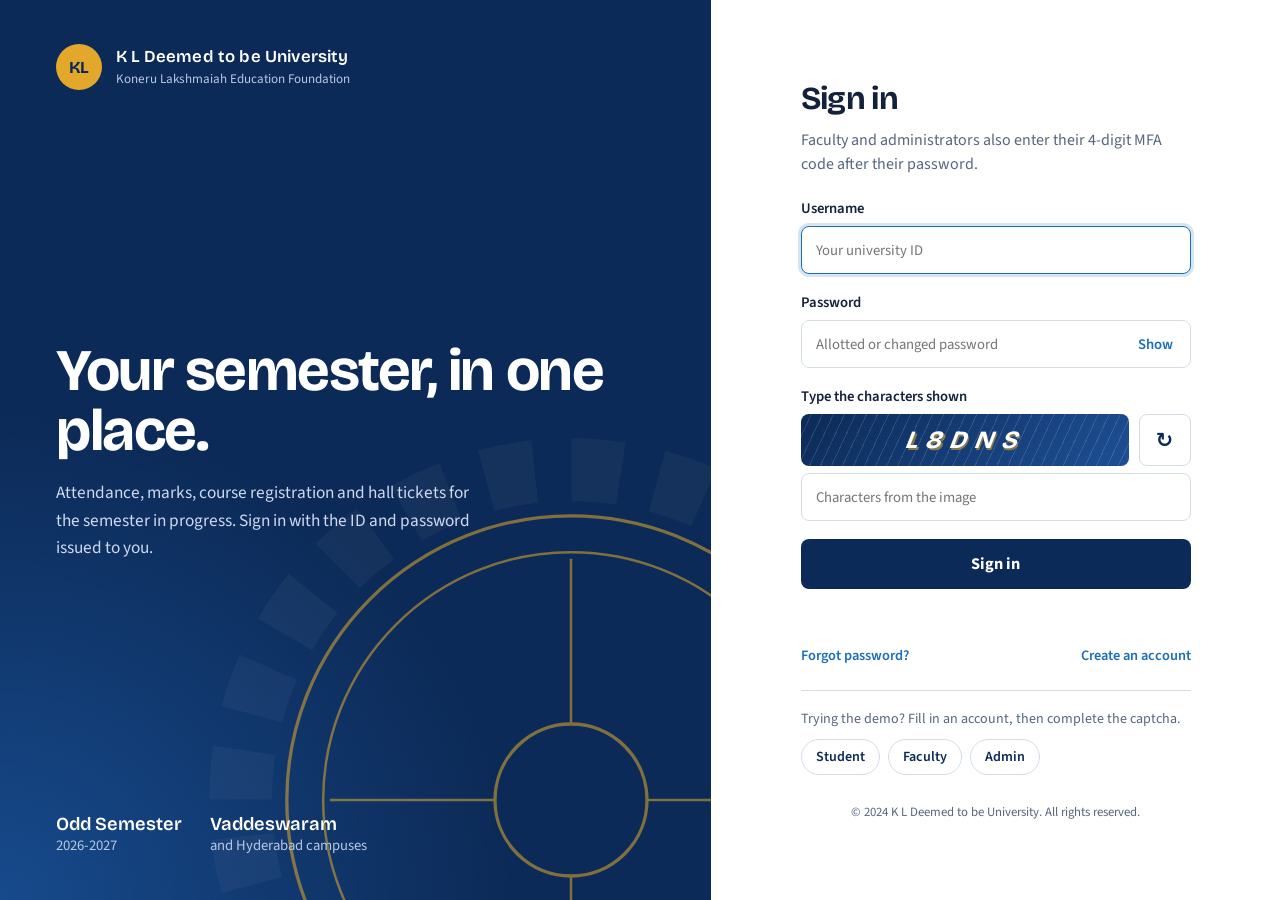
<file: frontend/index.html>
<!DOCTYPE html>
<html lang="en">
<head>
  <meta charset="UTF-8">
  <meta http-equiv="refresh" content="0; url=login/index.html?start=1">
  <title>Redirecting... | KL University Report System</title>
</head>
<body>
  <script>window.location.replace("login/index.html?start=1");</script>
  <p>Redirecting to <a href="login/index.html?start=1">sign in</a>...</p>
</body>
</html>
</file>
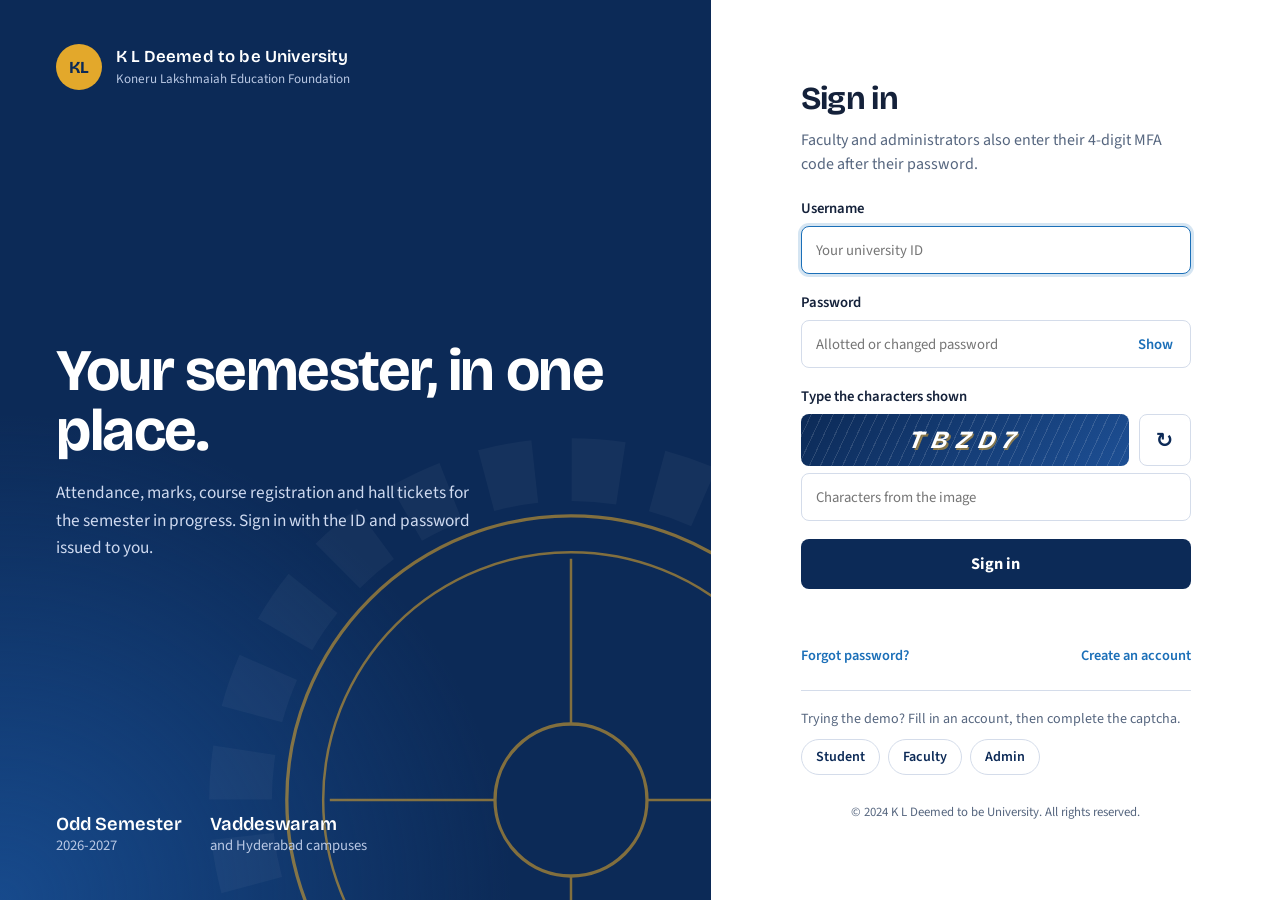
<file: frontend/login/index.html>
<!DOCTYPE html>
<html lang="en">
<head>
  <meta charset="UTF-8">
  <meta name="viewport" content="width=device-width, initial-scale=1.0">
  <title>Sign in | K L Deemed to be University</title>
  <link rel="icon" href="data:,">
  <link rel="preconnect" href="https://fonts.googleapis.com">
  <link rel="preconnect" href="https://fonts.gstatic.com" crossorigin>
  <link rel="stylesheet" href="https://fonts.googleapis.com/css2?family=Bricolage+Grotesque:opsz,wght@12..96,500;12..96,700&family=Source+Sans+3:wght@400;600;700&display=swap">
  <link rel="stylesheet" href="login.css">
</head>
<body class="login">
  <main class="login-shell">
    <section class="login-hero">
      <svg class="hero-gear" viewBox="0 0 460 460" aria-hidden="true" fill="none" stroke="currentColor">
        <circle cx="230" cy="230" r="200" stroke="#fff" stroke-opacity=".07" stroke-width="38" stroke-dasharray="30 22.36"/>
        <circle cx="230" cy="230" r="172" stroke-width="2"/>
        <circle cx="230" cy="230" r="150" stroke-width="1.5"/>
        <circle cx="230" cy="230" r="46" stroke-width="2"/>
        <path d="M230 84v100M230 276v100M84 230h100M276 230h100" stroke-width="1.5"/>
      </svg>
      <header class="hero-brand">
        <div class="hero-mark" aria-hidden="true">KL</div>
        <div><strong>K L Deemed to be University</strong><span>Koneru Lakshmaiah Education Foundation</span></div>
      </header>
      <div class="hero-copy">
        <h1>Your semester, in one place.</h1>
        <p>Attendance, marks, course registration and hall tickets for the semester in progress. Sign in with the ID and password issued to you.</p>
      </div>
      <div class="hero-term">
        <div><strong>Odd Semester</strong>2026-2027</div>
        <div><strong>Vaddeswaram</strong>and Hyderabad campuses</div>
      </div>
    </section>

    <section class="login-panel">
      <form id="loginForm" class="login-form" novalidate>
        <h2>Sign in</h2>
        <p class="lead">Faculty and administrators also enter their 4-digit MFA code after their password.</p>

        <label class="field">Username
          <input id="loginEmail" type="text" placeholder="Your university ID" autocomplete="username" autofocus required>
        </label>

        <label class="field">Password
          <span class="password-wrap">
            <input id="loginPassword" type="password" placeholder="Allotted or changed password" autocomplete="current-password" required>
            <button class="reveal" id="revealPassword" type="button" aria-label="Show password">Show</button>
          </span>
        </label>

        <div class="field">
          <span id="captchaLabel">Type the characters shown</span>
          <div class="captcha-row">
            <div id="captchaDisplay" class="captcha-tile" role="img" aria-labelledby="captchaLabel"><span id="captchaCode">K9X4M</span></div>
            <button type="button" id="refreshCaptchaBtn" class="captcha-refresh" aria-label="Get a new code">&#8635;</button>
          </div>
          <input id="captchaInput" type="text" placeholder="Characters from the image" autocomplete="off" aria-labelledby="captchaLabel" required>
        </div>

        <div id="otpGroup" class="otp" hidden>
          <div class="otp-head"><label for="otpInput">MFA code</label><small id="otpTarget"></small></div>
          <div class="otp-row">
            <input id="otpInput" type="text" maxlength="4" inputmode="numeric" autocomplete="off" placeholder="0000">
          </div>
          <p class="otp-demo" id="otpDemoBox"></p>
        </div>

        <button class="submit" id="loginSubmitBtn" type="submit">Sign in</button>
        <p id="authMessage" class="login-message" role="alert"></p>

        <div class="help-row">
          <a href="#" id="forgotPasswordLink">Forgot password?</a>
          <a href="../registration/signup.html">Create an account</a>
        </div>

        <div class="demo">
          <p>Trying the demo? Fill in an account, then complete the captcha.</p>
          <div class="demo-buttons">
            <button type="button" data-demo="2500032283|2500032283">Student</button>
            <button type="button" data-demo="2500032294|Faculty@KLU2026">Faculty</button>
            <button type="button" data-demo="admin_klu|Admin@KLU#2026">Admin</button>
          </div>
        </div>
      </form>
      <p class="legal">&copy; 2024 K L Deemed to be University. All rights reserved.</p>
    </section>
  </main>
  <script src="../modules/app.js"></script>
  <script src="login.js"></script>
</body>
</html>
</file>
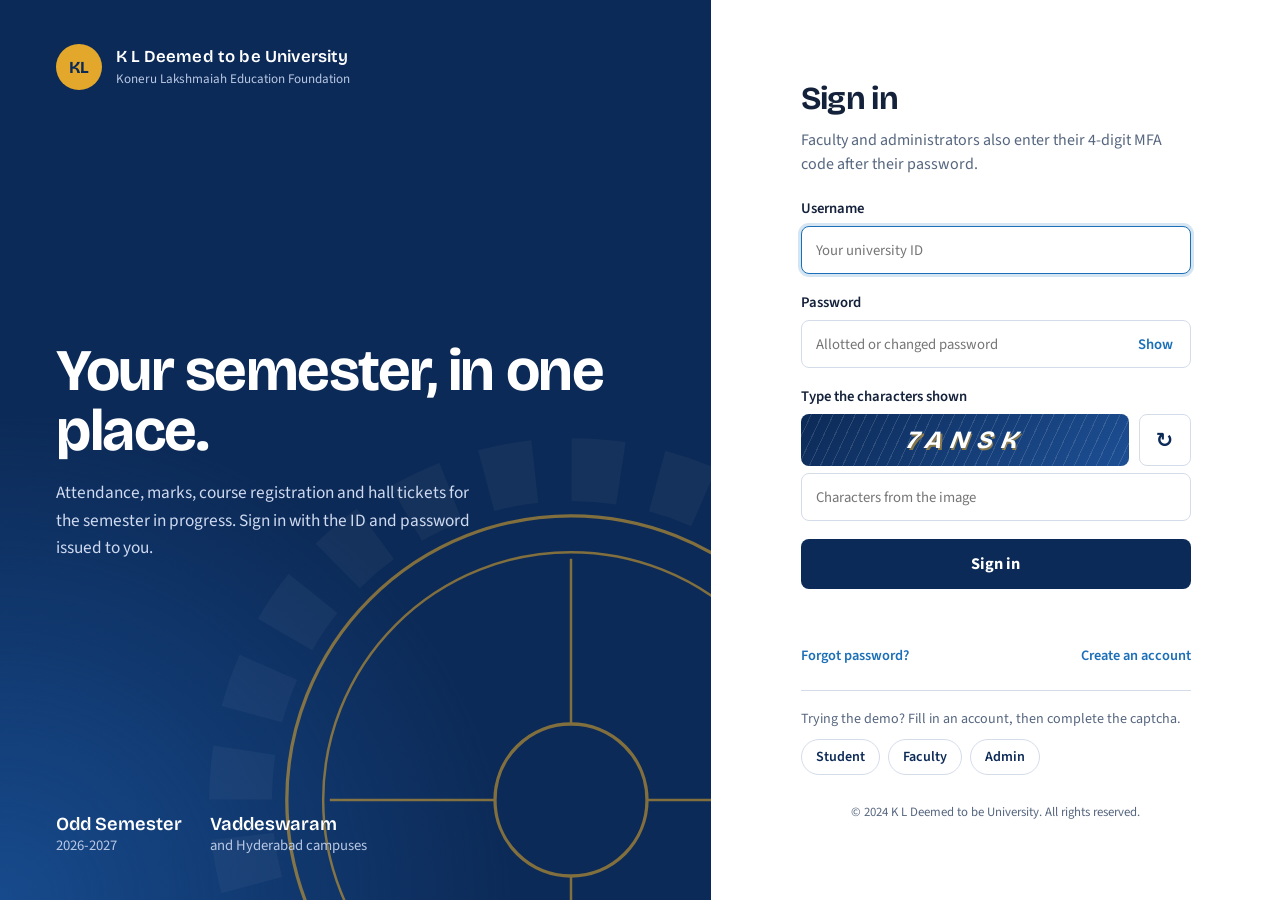
<file: frontend/admin/admin.html>
<!DOCTYPE html>
<html lang="en">
<head>
  <meta charset="UTF-8">
  <meta name="viewport" content="width=device-width, initial-scale=1.0">
  <title>Admin Dashboard | KL University Report System</title>
  <link rel="icon" href="data:,">
  <link rel="stylesheet" href="../styles.css">
</head>
<body class="dashboard-page" data-role="admin">
  <aside class="sidebar">
    <div class="sidebar-brand"><div class="brand-mark small">KL</div><div><strong>KL University</strong><span>Report System</span></div></div>
    <nav class="side-nav" aria-label="Admin navigation">
      <button class="nav-link active" data-section="overview">▦ <span>Dashboard</span></button>
      <button class="nav-link" data-section="students">♙ <span>Students</span></button>
      <button class="nav-link" data-section="facultyManagement">♙ <span>Faculty</span></button>
      <button class="nav-link" data-section="records">✎ <span>Academic Records</span></button>
      <button class="nav-link" data-section="attendance">✓ <span>Attendance</span></button>
      <button class="nav-link" data-section="reports">▤ <span>Reports</span></button>
      <button class="nav-link" data-section="branchReports">▤ <span>Branch & Section Results</span></button>
      <button class="nav-link" data-section="classrooms">▦ <span>Classrooms</span></button>
      <button class="nav-link" data-section="gradeOversight">✓ <span>Grade Oversight</span></button>
      <button class="nav-link" data-section="academicSetup">▦ <span>Academic Setup</span></button>
      <button class="nav-link" data-section="registrations">☷ <span>Registrations</span></button>
      <button class="nav-link" data-section="academicClearance">🛡️ <span>Exam Clearance</span></button>
      <button class="nav-link" data-section="substitutions">🔁 <span>Substitutions</span></button>
      <button class="nav-link" data-section="bonusMarks">★ <span>Bonus Marks</span></button>
      <button class="nav-link" data-section="announcements">◉ <span>Announcements</span></button>
      <button class="nav-link" data-section="settings">⚙ <span>Grading Settings</span></button>
      <button class="nav-link" data-section="systemSettings">⚙ <span>System & Backup</span></button>
    </nav>
    <button class="nav-link logout" id="logoutBtn">↪ <span>Logout</span></button>
  </aside>

  <div class="dashboard-main">
    <header class="topbar">
      <button id="menuBtn" class="icon-btn" aria-label="Toggle menu">☰</button>
      <div><h2 id="pageTitle">Dashboard</h2></div>
      <button class="user-chip" id="profileSettingsBtn" type="button" aria-label="Open profile settings"><span class="avatar" id="userInitial">A</span><span class="user-chip-text"><strong id="currentUserName">Administrator</strong><span>Admin</span></span></button>
    </header>

    <main class="content-area">
      <section class="page-section active" id="overview">
        <div class="welcome-banner"><div><p class="eyebrow">ACADEMIC OVERVIEW</p><h1>Welcome back, <span id="welcomeName">Admin</span></h1><p>Here is the latest student performance summary.</p></div><div class="banner-art">A+</div></div>
        <div class="stat-grid">
          <article class="stat-card"><span class="stat-icon blue">♙</span><div><p>Active Students</p><strong id="totalStudents">0</strong><small id="archivedStudentCount">0 archived</small></div></article>
          <article class="stat-card"><span class="stat-icon green">♙</span><div><p>Active Faculty</p><strong id="totalFaculty">0</strong><small id="assignedFacultyCount">0 with subjects</small></div></article>
          <article class="stat-card"><span class="stat-icon amber">#</span><div><p>Departments / Sections</p><strong id="departmentCount">0 / 0</strong><small>Across active students</small></div></article>
          <article class="stat-card"><span class="stat-icon purple">%</span><div><p>Average Score</p><strong id="classAverage">0%</strong><small id="avgAttendance">0% attendance</small></div></article>
          <article class="stat-card"><span class="stat-icon amber">!</span><div><p>Detained Students</p><strong id="detainedCount">0</strong><small>Attendance below 75%</small></div></article>
          <article class="stat-card"><span class="stat-icon red">⛔</span><div><p>Suspended Students</p><strong id="suspendedCount">0</strong><small>Disciplinary hold</small></div></article>
        </div>
        <div class="dashboard-grid">
          <article class="panel"><div class="panel-heading"><div><h3>Pending actions</h3><p>Records that need administrative attention</p></div></div><div id="pendingActions" class="action-list"></div></article>
          <article class="panel"><div class="panel-heading"><div><h3>Recent activity</h3><p>Latest changes in this browser</p></div></div><div id="recentActivity" class="activity-list"></div></article>
        </div>
        <div class="dashboard-grid">
          <article class="panel"><div class="panel-heading"><div><h3>Detained students</h3><p>Overall attendance below 75% - needs follow-up</p></div></div><div id="detainedList" class="action-list"></div></article>
          <article class="panel"><div class="panel-heading"><div><h3>Suspended students</h3><p>Disciplinary hold, set from the Students page</p></div></div><div id="suspendedList" class="action-list"></div></article>
        </div>
        <article class="panel data-block"><div class="panel-heading"><div><h3>Class performance</h3><p>Average marks by subject</p></div></div><div id="subjectChart" class="bar-chart"></div></article>
      </section>

      <section class="page-section" id="students">
        <div class="section-heading"><div><h1>Student Management</h1><p>Add, update, archive, or restore student profiles.</p></div><button class="btn primary" id="addStudentBtn">+ Add Student</button></div>
        <div class="panel import-row" id="studentImportPanel"><strong>Bulk import:</strong><input id="studentCsvInput" type="file" accept=".csv,text/csv"><button type="button" class="btn secondary" id="studentCsvBtn">Import students from CSV</button><a href="#" id="studentCsvTemplate">Download template</a><span id="studentCsvMessage" class="form-message"></span></div>
        <div class="panel"><div class="table-tools"><input id="studentSearch" type="search" placeholder="Search by name, ID, or department"><select id="studentFilterDepartment" aria-label="Filter by department"><option value="all">All departments</option></select><select id="studentFilterFaculty" aria-label="Filter by faculty"><option value="all">All faculty</option></select><span id="studentCount"></span></div><div class="table-wrap"><table><thead><tr><th>Student</th><th>Student ID</th><th>Department</th><th>Status</th><th>Attendance</th><th>Average</th><th>Actions</th></tr></thead><tbody id="studentsTable"></tbody></table></div></div>
      </section>

      <section class="page-section" id="facultyManagement">
        <div class="section-heading"><div><h1>Faculty Management</h1><p>Create accounts, assign subjects, reset credentials, and archive access.</p></div><button class="btn primary" id="addFacultyBtn">+ Add Faculty</button></div>
        <div class="panel"><div class="table-tools"><input id="facultySearch" type="search" placeholder="Search by name, ID, or subject"><select id="facultyFilterDepartment" aria-label="Filter by department"><option value="all">All departments</option></select><span id="facultyCount"></span></div><div class="table-wrap"><table><thead><tr><th>Faculty</th><th>Faculty ID</th><th>Assigned Subjects</th><th>Currently teaching</th><th>Status</th><th>Actions</th></tr></thead><tbody id="facultyTable"></tbody></table></div></div>
      </section>

      <section class="page-section" id="records">
        <div class="section-heading"><div><h1>Academic Records</h1><p>Enter subject marks and teacher remarks.</p></div></div>
        <div class="panel record-layout">
          <label>Select student<select id="recordStudentSelect"></select></label>
          <form id="recordForm" class="record-form">
            <div id="marksInputs" class="marks-grid"></div>
            <label class="wide-field">Teacher remarks<textarea id="remarksInput" rows="4" placeholder="Write a short performance remark"></textarea></label>
            <button type="submit" class="btn primary wide-field">Save Academic Record</button>
            <p id="recordMessage" class="form-message wide-field"></p>
          </form>
        </div>
        <div class="panel data-block" id="recordsOverviewPanel">
          <div class="panel-heading"><div><h3>Department &amp; faculty overview</h3><p>Marks faculty have submitted, pass/fail/detained breakdown for the selected filter</p></div></div>
          <div class="inline-controls"><select id="recordsFilterDepartment" aria-label="Filter by department"><option value="all">All departments</option></select><select id="recordsFilterFaculty" aria-label="Filter by faculty"><option value="all">All faculty</option></select></div>
          <div id="recordsOverviewStats" class="stat-grid"></div>
          <div id="recordsOverviewTable"></div>
        </div>
      </section>

      <section class="page-section" id="attendance">
        <div class="section-heading"><div><h1>Subject Attendance</h1><p>Enter both percentages. The primary period contributes 75% and the secondary period contributes 25%.</p></div></div>
        <div class="panel attendance-layout">
          <label>Select student<select id="attendanceStudentSelect"></select></label>
          <form id="attendanceForm">
            <div id="attendanceInputs" class="attendance-grid"></div>
            <div class="attendance-summary"><span>Overall attendance</span><strong id="attendancePreview">0%</strong></div>
            <button type="submit" class="btn primary">Save Attendance</button>
            <p id="attendanceMessage" class="form-message"></p>
          </form>
        </div>
        <div class="panel data-block" id="attendanceShortagePanel"><div class="panel-heading"><div><h3>Attendance shortage notices</h3><p>Students below 75% overall attendance. Download a warning letter to send home.</p></div></div><div id="attendanceShortageList"></div></div>
        <div class="panel data-block" id="facultyAttendancePanel"><div class="panel-heading"><div><h3>Faculty attendance</h3><p>Classes each faculty member has actually conducted (roll call / check-in taken), based on logged attendance records</p></div></div><div id="facultyAttendanceList"></div></div>
      </section>

      <section class="page-section" id="reports">
        <div class="section-heading"><div><h1>Progress Reports</h1><p>Preview and print a complete student report.</p></div><div class="inline-controls"><select id="reportStudentSelect"></select><button id="printAdminReport" class="btn secondary">Print Report</button></div></div>
        <div class="panel"><div class="table-tools"><input id="reportIdSearch" type="search" placeholder="Search by student ID or name"><select id="reportFilterDepartment" aria-label="Filter by department"><option value="all">All departments</option></select><span id="reportFilterCount"></span></div></div>
        <div id="adminReportContainer"></div>
        <div class="panel data-block" id="documentGeneratorPanel">
          <div class="panel-heading"><div><h3>Official Documents</h3><p>Generate PDF documents for the student selected above.</p></div></div>
          <div class="form-row"><button type="button" class="btn secondary" id="downloadTranscriptBtn">Download Transcript (PDF)</button></div>
          <div class="form-row"><label>Bonafide purpose<input id="bonafidePurpose" placeholder="e.g. Bank loan application" value="General purpose"></label><button type="button" class="btn secondary" id="downloadBonafideBtn">Bonafide Certificate</button></div>
          <div class="form-row"><label>Transfer reason<input id="transferReason" placeholder="e.g. Course completed" value="Course completed"></label><button type="button" class="btn secondary" id="downloadTransferBtn">Transfer Certificate</button></div>
          <p id="documentMessage" class="form-message"></p>
        </div>
      </section>

      <section class="page-section" id="gradeOversight">
        <div class="section-heading"><div><h1>Grade Oversight</h1><p>Audit completion, publish semester results, and retain report history.</p></div><button id="publishGradesBtn" class="btn primary">Publish Current Results</button></div>
        <div id="gradeOversightStats" class="stat-grid"></div>
        <div class="panel"><div class="panel-heading"><div><h3>Missing grades by subject</h3><p>Where the gaps are, so you know which faculty to follow up with</p></div></div><div id="missingGradesBySubject"></div></div>
        <div class="panel"><div class="panel-heading"><div><h3>Faculty submissions</h3><p>Submitted gradebooks are locked until reopened here</p></div></div><div id="facultySubmissionList"></div></div>
        <div class="panel"><div class="panel-heading"><div><h3>Publication history</h3><p>Read-only snapshots of published results</p></div></div><div id="publicationHistory"></div><p id="publishGradesMessage" class="form-message"></p></div>
      </section>

      <section class="page-section" id="academicSetup">
        <div class="section-heading"><div><h1>Academic Setup</h1><p>Maintain the timetable and examination schedule.</p></div></div>
        <div class="management-grid">
          <form id="timetableForm" class="panel compact-form"><h3>Add timetable slot</h3><label>Day<select id="timetableDay" required><option>Monday</option><option>Tuesday</option><option>Wednesday</option><option>Thursday</option><option>Friday</option><option>Saturday</option></select></label><div class="form-row"><label>Starts<input id="timetableStart" type="time" required></label><label>Ends<input id="timetableEnd" type="time" required></label></div><label>Subject<select id="timetableSubject" required></select></label><label>Room<input id="timetableRoom" required placeholder="e.g. C-204"></label><button class="btn primary" type="submit">Add Slot</button><p id="timetableMessage" class="form-message"></p></form>
          <form id="examForm" class="panel compact-form"><h3>Add examination</h3><label>Subject<select id="examSubject" required></select></label><label>Assessment<input id="examType" required placeholder="e.g. Mid 1"></label><div class="form-row"><label>Date<input id="examDate" type="date" required></label><label>Time<input id="examTime" type="time" required></label></div><label>Room<input id="examRoom" required placeholder="e.g. R-210"></label><button class="btn primary" type="submit">Add Examination</button><p id="examMessage" class="form-message"></p></form>
        </div>
        <form id="termSettingsForm" class="panel term-form"><div><h3>Current academic period</h3><p class="muted">These details identify the active reporting period.</p></div><label>Academic year<input id="academicYear" required placeholder="2026-2027"></label><label>Semester name<input id="semesterName" required placeholder="Semester 5"></label><label>Starts<input id="semesterStart" type="date" required></label><label>Ends<input id="semesterEnd" type="date" required></label><button class="btn primary" type="submit">Save Period</button><p id="termSettingsMessage" class="form-message"></p></form>
        <form id="examWeightsForm" class="panel term-form"><div><h3>Examination setup</h3><p class="muted">Weightage used in the final score formula. Must add up to 100.</p></div><label>Internals %<input id="weightInternal" type="number" min="0" max="100" required></label><label>Mid 1 %<input id="weightMid1" type="number" min="0" max="100" required></label><label>Mid 2 %<input id="weightMid2" type="number" min="0" max="100" required></label><label>Semester End %<input id="weightSemEnd" type="number" min="0" max="100" required></label><button class="btn primary" type="submit">Save Weightage</button><p id="examWeightsMessage" class="form-message"></p></form>
        <div class="panel data-block"><div class="panel-heading"><div><h3>Weekly timetable</h3><p>Shared by students and faculty</p></div></div><div id="adminTimetable"></div></div>
        <div class="panel data-block"><div class="panel-heading"><div><h3>Examination schedule</h3><p>Published assessment dates</p></div></div><div id="adminExams"></div></div>
      </section>

      <section class="page-section" id="registrations">
        <div class="section-heading"><div><h1>Course Registrations</h1><p>Set when students can register, and review each student's subjects.</p></div><span id="regWindowStatus" class="status-pill warn"></span></div>
        <form id="registrationWindowForm" class="panel compact-form data-block"><h3>Registration window</h3><p class="muted">Students can register only between these dates. Saving posts a notice to every student.</p><div class="form-row"><label>Opens<input id="regWindowOpens" type="date" required></label><label>Closes<input id="regWindowCloses" type="date" required></label></div><label>Notice to students<textarea id="regWindowNotice" rows="2" maxlength="240" placeholder="Optional message shown with the dates"></textarea></label><button class="btn primary" type="submit">Save window and notify students</button><p id="regWindowMessage" class="form-message"></p></form>
        <div class="panel data-block"><div class="panel-heading"><div><h3>Registration status</h3><p>Who has registered and who is still pending</p></div></div><div class="inline-controls"><select id="regFilterDepartment" aria-label="Filter by department"><option value="all">All departments</option></select><button type="button" class="btn secondary" id="bulkRegisterBtn">Register all pending (default subjects)</button><span id="bulkRegisterMessage" class="form-message"></span></div><div class="table-wrap"><table><thead><tr><th>Student</th><th>ID</th><th>Branch / Section</th><th>Status</th><th>Registered on</th></tr></thead><tbody id="regStatusBody"></tbody></table></div></div>
        <form id="adminRegistrationForm" class="panel registration-editor"><label>Select student<select id="registrationStudent"></select></label><div id="adminRegistrationChoices" class="subject-choice-grid"></div><div class="dialog-actions"><p id="adminRegistrationMessage" class="form-message"></p><button class="btn primary" type="submit">Save Registration</button></div></form>
      </section>

      <section class="page-section" id="academicClearance">
        <div class="section-heading">
          <div>
            <h1>Academic & Examination Clearance (No-Due)</h1>
            <p>Authorize student hall ticket releases, manage fee clearance holds, and verify library/lab sign-offs.</p>
          </div>
          <div class="inline-controls">
            <input id="clearanceSearch" type="search" placeholder="Search student name or ID..." style="max-width:240px">
            <select id="clearanceStatusFilter" style="max-width:180px">
              <option value="all">All Clearances</option>
              <option value="Eligible">Eligible (Cleared)</option>
              <option value="On Hold">On Hold (Pending)</option>
            </select>
          </div>
        </div>

        <div class="stat-grid student-stats mb-20">
          <article class="stat-card">
            <span class="stat-icon green">👥</span>
            <div>
              <p>Total Students</p>
              <strong id="clearanceTotalStudents">0</strong>
              <small>Registered Term</small>
            </div>
          </article>
          <article class="stat-card">
            <span class="stat-icon blue">✓</span>
            <div>
              <p>Exam Cleared (Eligible)</p>
              <strong id="clearanceEligibleCount" class="good-text">0</strong>
              <small>Hallticket Authorized</small>
            </div>
          </article>
          <article class="stat-card">
            <span class="stat-icon amber">⚠</span>
            <div>
              <p>On Hold (Dues Pending)</p>
              <strong id="clearanceOnHoldCount" class="warn-text">0</strong>
              <small>Hallticket Withheld</small>
            </div>
          </article>
          <article class="stat-card">
            <span class="stat-icon purple">#</span>
            <div>
              <p>Attendance Risks (<75%)</p>
              <strong id="clearanceAttRiskCount">0</strong>
              <small>Condonation Alert</small>
            </div>
          </article>
        </div>

        <div class="panel kl-table-panel">
          <div class="table-wrap">
            <table class="kl-grid-table">
              <thead>
                <tr>
                  <th>Student</th>
                  <th>Student ID</th>
                  <th>Department</th>
                  <th>Attendance</th>
                  <th>Tuition Fee</th>
                  <th>Exam Fee</th>
                  <th>Library / Labs</th>
                  <th>Clearance Status</th>
                  <th>Action</th>
                </tr>
              </thead>
              <tbody id="adminClearanceTableBody"></tbody>
            </table>
          </div>
        </div>
      </section>

      <section class="page-section" id="branchReports">
        <div class="section-heading"><div><h1>Branch & Section Results</h1><p>Pass, fail, and detained counts with average pass percentage. Detained means attendance below 75%.</p></div><div class="inline-controls"><select id="branchReportBranch" aria-label="Branch"></select><select id="branchReportSection" aria-label="Section"></select><button type="button" class="btn secondary" id="exportBranchReportBtn">Export CSV</button><button type="button" class="btn secondary" id="downloadSectionSheetBtn">Download Result Sheet (PDF)</button></div></div>
        <div id="branchReportStats" class="stat-grid"></div>
        <div class="panel data-block"><div class="panel-heading"><div><h3>Section-wise summary</h3><p>Every branch and section in the selected filter</p></div></div><div class="table-wrap"><table><thead><tr><th>Branch</th><th>Section</th><th>Students</th><th>Passed</th><th>Failed</th><th>Detained</th><th>Suspended</th><th>Pass %</th><th>Average score</th></tr></thead><tbody id="branchReportBody"></tbody></table></div></div>
        <div class="panel data-block"><div class="panel-heading"><div><h3>Student outcomes</h3><p>Individual result status for the selected filter</p></div></div><div class="table-wrap"><table><thead><tr><th>Student</th><th>ID</th><th>Branch / Section</th><th>Average</th><th>Attendance</th><th>Status</th><th>Failed subjects</th></tr></thead><tbody id="branchStudentBody"></tbody></table></div></div>
      </section>

      <section class="page-section" id="classrooms">
        <div class="section-heading"><div><h1>Classrooms</h1><p>See empty rooms by period, allot rooms to sections, and move a class to another room.</p></div><div class="inline-controls"><select id="adminRoomsDay" aria-label="Day"></select><select id="adminRoomsPeriod" aria-label="Period"></select></div></div>
        <div class="panel" id="adminRoomsResult"></div>
        <div class="panel data-block" id="facultyLocationsPanel"><div class="panel-heading"><div><h3>Faculty locations</h3><p>Where each faculty member is teaching for the day/period selected above</p></div></div><div id="facultyLocationsList"></div></div>
        <form id="roomAllotForm" class="panel term-form data-block"><div><h3>Allot a classroom</h3><p class="muted">A room cannot hold two classes in the same period, and a section cannot be in two rooms at once.</p></div><label>Day<select id="allotDay" required></select></label><label>Period<select id="allotPeriod" required></select></label><label>Room<select id="allotRoom" required></select></label><label>Course<select id="allotCourse" required></select></label><label>Section<input id="allotSection" required placeholder="e.g. S-9" maxlength="12"></label><button class="btn primary" type="submit">Allot Room</button><p id="allotMessage" class="form-message"></p></form>
        <div class="panel data-block"><div class="panel-heading"><div><h3>Current allotments</h3><p>Change the room or remove an allotment</p></div></div><div class="table-wrap"><table><thead><tr><th>Day</th><th>Period</th><th>Course</th><th>Faculty</th><th>Section</th><th>Room</th><th>Action</th></tr></thead><tbody id="allotmentBody"></tbody></table></div></div>
      </section>

      <section class="page-section" id="substitutions">
        <div class="section-heading"><div><h1>Leave &amp; Substitution Requests</h1><p>Approve faculty leave requests and assign a free substitute.</p></div><div class="inline-controls"><select id="subStatusFilter" aria-label="Filter by status"><option value="all">All</option><option value="Pending">Pending</option><option value="Approved">Approved</option><option value="Rejected">Rejected</option></select></div></div>
        <div id="substitutionStats" class="stat-grid"></div>
        <div id="substitutionQueue" class="panel"></div>
      </section>

      <section class="page-section" id="bonusMarks">
        <div class="section-heading"><div><h1>Co-curricular Bonus Marks</h1><p>Approve or reject faculty requests to add bonus internal points for co-curricular achievement.</p></div></div>
        <div id="bonusQueue" class="panel"></div>
      </section>

      <section class="page-section" id="announcements">
        <div class="section-heading"><div><h1>Announcements</h1><p>Publish concise academic notices.</p></div></div>
        <form id="adminAnnouncementForm" class="panel announcement-form"><label>Title<input id="adminAnnouncementTitle" required maxlength="80"></label><label>Audience<select id="adminAnnouncementAudience"><option value="all">Everyone</option><option value="student">Students</option><option value="faculty">Faculty</option></select></label><label class="full-span">Message<textarea id="adminAnnouncementMessage" rows="3" maxlength="240" required></textarea></label><button class="btn primary" type="submit">Publish Announcement</button><p id="adminAnnouncementStatus" class="form-message"></p></form>
        <div id="adminAnnouncementList" class="notice-list"></div>
      </section>

      <section class="page-section" id="settings">
        <div class="section-heading"><div><h1>Grading Settings</h1><p>Customize the minimum mark required for each grade.</p></div></div>
        <form id="gradingForm" class="panel grading-form">
          <div class="grade-row"><strong>A+</strong><label>Minimum marks<input id="gradeAPlus" type="number" min="0" max="100"></label></div>
          <div class="grade-row"><strong>A</strong><label>Minimum marks<input id="gradeA" type="number" min="0" max="100"></label></div>
          <div class="grade-row"><strong>B</strong><label>Minimum marks<input id="gradeB" type="number" min="0" max="100"></label></div>
          <div class="grade-row"><strong>C</strong><label>Minimum marks<input id="gradeC" type="number" min="0" max="100"></label></div>
          <div class="grade-row"><strong>D</strong><label>Minimum marks<input id="gradeD" type="number" min="0" max="100"></label></div>
          <p class="muted">Marks below the D threshold receive grade F.</p>
          <button class="btn primary" type="submit">Save Grading Format</button><p id="gradingMessage" class="form-message"></p>
        </form>
      </section>

      <section class="page-section" id="systemSettings">
        <div class="section-heading"><div><h1>System & Backup</h1><p>Configure report identity and protect browser-stored data.</p></div></div>
        <div class="management-grid">
          <form id="schoolProfileForm" class="panel compact-form"><h3>University profile</h3><label>Institution name<input id="schoolName" required></label><label>Report subtitle<input id="schoolSubtitle" required></label><label>Contact details<textarea id="schoolContact" rows="3" required></textarea></label><button class="btn primary" type="submit">Save Profile</button><p id="schoolProfileMessage" class="form-message"></p></form>
          <div class="panel compact-form"><h3>Data backup</h3><p class="muted">Export all application records as JSON or restore a previous backup.</p><button id="exportBackupBtn" class="btn primary" type="button">Export JSON Backup</button><label class="file-input">Restore backup<input id="importBackupInput" type="file" accept="application/json,.json"></label><button id="exportStudentsBtn" class="btn secondary" type="button">Export Student List (.csv)</button><p id="backupMessage" class="form-message"></p></div>
        </div>
      </section>
    </main>
  </div>

  <dialog id="studentDialog">
    <form id="studentForm" class="dialog-form">
      <div class="dialog-heading"><h2 id="studentDialogTitle">Add Student</h2><button type="button" class="icon-btn" id="closeStudentDialog">×</button></div>
      <input id="studentId" type="hidden">
      <label>Full name<input id="studentName" type="text" required></label>
      <label>KL University email<input id="studentEmail" type="email" placeholder="25000xxxxx@kluniversity.in" pattern="25000[0-9]{5}@kluniversity\.in" required></label>
      <label>Student ID<input id="studentRoll" type="text" inputmode="numeric" pattern="25000[0-9]{5}" placeholder="e.g. 2500032284" required></label>
      <label>Department<select id="studentClass" required><option value="CSE">CSE</option><option value="IT">IT</option><option value="ME">ME</option><option value="CE">CE</option><option value="ECE">ECE</option><option value="EEE">EEE</option><option value="ChE">ChE</option><option value="BT">BT</option><option value="AE">AE</option><option value="AI/DS">AI/DS</option></select></label>
      <div class="form-row"><label>Batch<input id="studentBatch" placeholder="e.g. 2025-2029" required></label><label>Section<input id="studentSection" placeholder="e.g. CSE-1" required></label></div>
      <label>Date of birth<input id="studentDateOfBirth" type="date"></label>
      <div class="form-row"><label>Parent / guardian<input id="studentParentName" type="text"></label><label>Parent contact<input id="studentParentContact" type="tel" maxlength="15" placeholder="e.g. 9876543210"></label></div>
      <fieldset class="subject-registration"><legend>Disciplinary status</legend><label><input type="checkbox" id="studentSuspended"> Suspended</label><label>Reason (shown with the Suspended status)<input id="studentSuspensionReason" placeholder="e.g. Disciplinary committee decision, 04 Oct 2026"></label></fieldset>
      <p class="muted small-text">New students can log in using their email and 10-digit student ID as the password.</p>
      <div class="dialog-actions"><button type="button" class="btn secondary" id="cancelStudentDialog">Cancel</button><button class="btn primary" type="submit">Save Student</button></div>
      <p id="studentFormMessage" class="form-message"></p>
    </form>
  </dialog>
  <dialog id="facultyDialog">
    <form id="facultyForm" class="dialog-form">
      <div class="dialog-heading"><h2 id="facultyDialogTitle">Add Faculty</h2><button type="button" class="icon-btn" id="closeFacultyDialog">×</button></div>
      <input id="facultyId" type="hidden">
      <label>Full name<input id="facultyName" required></label>
      <label>KL University email<input id="facultyEmail" type="email" placeholder="25000xxxxx@kluniversity.in" pattern="25000[0-9]{5}@kluniversity\.in" required></label>
      <fieldset class="subject-registration"><legend>Assigned subjects</legend><div id="adminFacultySubjectChoices" class="subject-choice-grid"></div></fieldset>
      <fieldset class="subject-registration"><legend>Mentor sections (optional)</legend><p class="muted small-text">Sections this faculty member mentors for cross-subject academic advising.</p><div id="adminMentorSectionChoices" class="subject-choice-grid"></div></fieldset>
      <p class="muted small-text">The default password is the 10-digit ID in the email. Admin can reset it at any time.</p>
      <div class="dialog-actions"><button type="button" class="btn secondary" id="cancelFacultyDialog">Cancel</button><button class="btn primary" type="submit">Save Faculty</button></div>
      <p id="facultyFormMessage" class="form-message"></p>
    </form>
  </dialog>
  <script src="../modules/app.js"></script>
  <script src="../modules/student-data.js"></script>
  <script src="../modules/admin-plus.js"></script>
  <script src="../login/logout.js"></script>
</body>
</html>
</file>
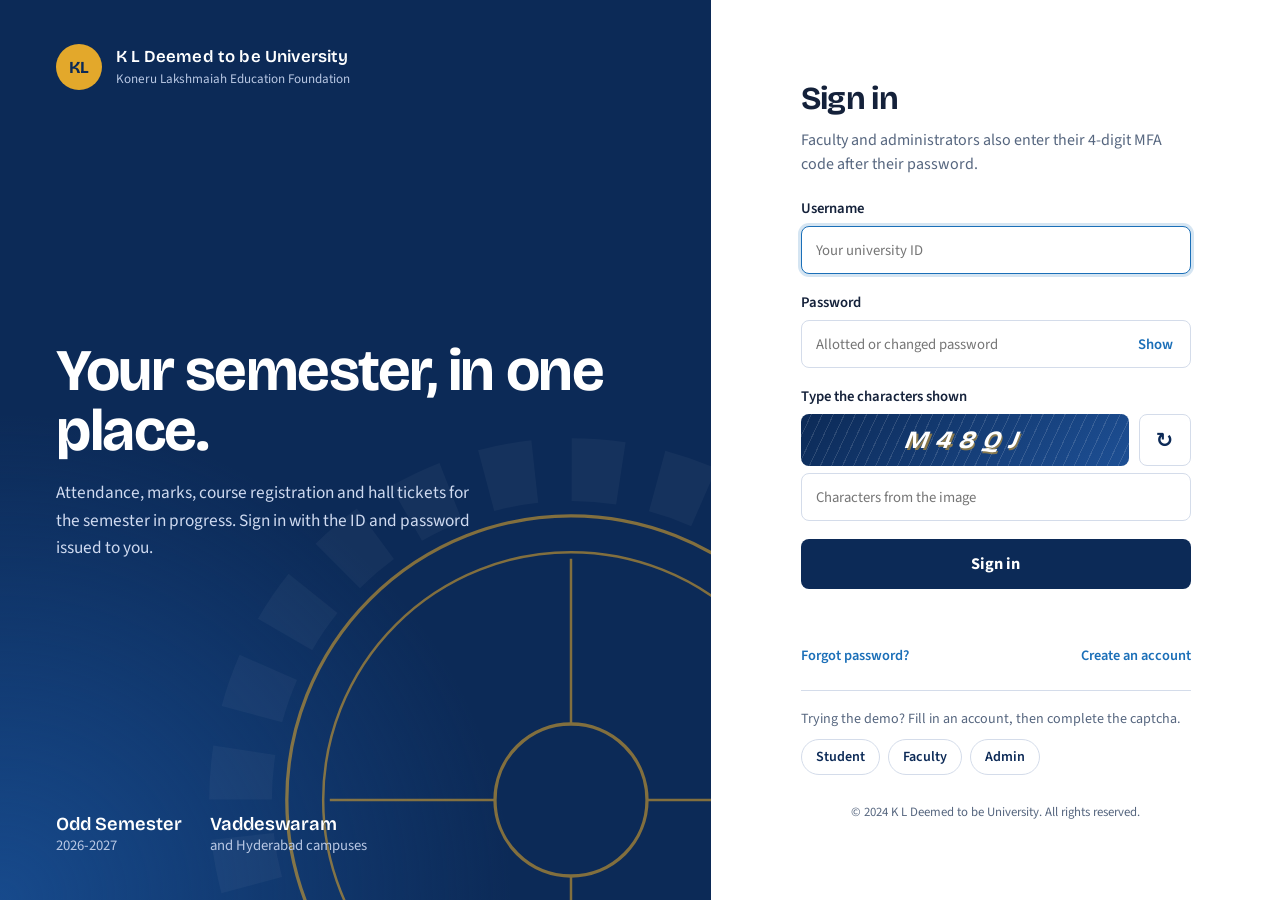
<file: frontend/faculty/faculty.html>
<!DOCTYPE html>
<html lang="en">
<head>
  <meta charset="UTF-8">
  <meta name="viewport" content="width=device-width, initial-scale=1.0">
  <title>Faculty Dashboard | KL University Report System</title>
  <link rel="icon" href="data:,">
  <link rel="stylesheet" href="../styles.css">
</head>
<body class="dashboard-page" data-role="faculty">
  <aside class="sidebar">
    <div class="sidebar-brand"><div class="brand-mark small">KL</div><div><strong>KL University</strong><span>Faculty Gradebook</span></div></div>
    <nav class="side-nav" aria-label="Faculty navigation">
      <button class="nav-link active" data-section="facultyOverview">▦ <span>Dashboard</span></button>
      <button class="nav-link" data-section="facultyGradebook">✎ <span>Gradebook</span></button>
      <button class="nav-link" data-section="facultyClasses">♙ <span>My Classes</span></button>
      <button class="nav-link" data-section="facultyRollCall">✓ <span>Take Attendance</span></button>
      <button class="nav-link" data-section="facultyOutcomes">▤ <span>Student Results</span></button>
      <button class="nav-link" data-section="facultyAtRisk">⚠ <span>At-Risk Students</span></button>
      <button class="nav-link" data-section="facultyMentees">☺ <span>My Mentees</span></button>
      <button class="nav-link" data-section="facultyWeakTopics">◇ <span>Weak Topics</span></button>
      <button class="nav-link" data-section="facultyCO">◈ <span>CO Attainment</span></button>
      <button class="nav-link" data-section="facultyCoverage">☷ <span>Lesson Coverage</span></button>
      <button class="nav-link" data-section="facultyAttendance">✓ <span>Attendance Totals</span></button>
      <button class="nav-link" data-section="facultyRemarks">☷ <span>Remarks</span></button>
      <button class="nav-link" data-section="facultyReports">▤ <span>Reports</span></button>
      <button class="nav-link" data-section="facultyAssignments">☷ <span>Assignments</span></button>
      <button class="nav-link" data-section="facultyBonus">★ <span>Bonus Marks</span></button>
      <button class="nav-link" data-section="facultySubstitution">🔁 <span>Leave &amp; Substitution</span></button>
      <button class="nav-link" data-section="facultyReeval">✎ <span>Re-evaluation Requests</span></button>
      <button class="nav-link" data-section="facultyTeachingFeedback">★ <span>Teaching Feedback</span></button>
      <button class="nav-link" data-section="facultySchedule">◷ <span>Schedule</span></button>
      <button class="nav-link" data-section="facultyAnnouncements">◉ <span>Announcements</span></button>
      <button class="nav-link" data-section="facultyProfile">⚙ <span>My Profile</span></button>
      <button class="nav-link" data-section="facultySubjects"># <span>Assigned Subjects</span></button>
    </nav>
    <button class="nav-link logout" id="logoutBtn">↪ <span>Logout</span></button>
  </aside>

  <div class="dashboard-main">
    <header class="topbar"><button id="menuBtn" class="icon-btn" aria-label="Toggle menu">☰</button><div><h2 id="pageTitle">Dashboard</h2></div><button class="user-chip" id="profileSettingsBtn" type="button" aria-label="Open profile settings"><span class="avatar" id="userInitial">F</span><span class="user-chip-text"><strong id="currentUserName">Faculty</strong><span>Faculty</span></span></button></header>
    <main class="content-area">
      <section class="page-section active" id="facultyOverview">
        <div class="welcome-banner faculty-banner"><div><p class="eyebrow">FACULTY GRADEBOOK</p><h1>Welcome, <span id="welcomeName">Faculty</span></h1><p>Review assigned courses and current grading progress.</p></div><div class="banner-art">Σ</div></div>
        <div class="stat-grid">
          <article class="stat-card"><span class="stat-icon blue">#</span><div><p>Assigned Subjects</p><strong id="assignedSubjectCount">0</strong><small>Current semester</small></div></article>
          <article class="stat-card"><span class="stat-icon green">♙</span><div><p>Enrolled Students</p><strong id="facultyStudentCount">0</strong><small>Across your subjects</small></div></article>
          <article class="stat-card"><span class="stat-icon amber">✓</span><div><p>Grade Records</p><strong id="facultyGradedCount">0</strong><small>Completed entries</small></div></article>
          <article class="stat-card"><span class="stat-icon purple">%</span><div><p>Subject Average</p><strong id="facultyOverallAverage">0%</strong><small>Across assigned subjects</small></div></article>
        </div>
        <div class="dashboard-grid faculty-focus-grid"><article class="panel"><div class="panel-heading"><div><h3>Today's classes</h3><p>Your timetable for the current day</p></div></div><div id="facultyTodaySchedule"></div></article><article class="panel"><div class="panel-heading"><div><h3>Pending tasks</h3><p>Items that need attention</p></div></div><div id="facultyPendingTasks" class="action-list"></div></article></div>
        <div class="panel data-block"><div class="panel-heading"><div><h3>Recent staff announcements</h3><p>Messages from administration</p></div></div><div id="facultyRecentAnnouncements" class="notice-list"></div></div>
        <div id="facultySubjectCards" class="faculty-subject-grid data-block"></div>
      </section>

      <section class="page-section" id="facultyGradebook">
        <div class="section-heading"><div><h1>Gradebook</h1><p>Enter marks only for a subject assigned to you.</p></div><div class="inline-controls"><select id="gradebookSubject"></select></div></div>
        <div class="panel import-row" id="gradebookImportPanel"><strong>Bulk import:</strong><input id="gradebookCsvInput" type="file" accept=".csv,text/csv"><button type="button" class="btn secondary" id="gradebookCsvBtn">Import marks from CSV</button><a href="#" id="gradebookCsvTemplate">Download template</a><span id="gradebookCsvMessage" class="form-message"></span></div>
        <form id="gradebookForm" class="panel gradebook-panel">
          <div class="grade-formula"><strong>Final score</strong><span>Internals 40% + Mid 1 15% + Mid 2 15% + Semester End 30%</span></div>
          <div class="table-tools"><input id="gradebookSearch" type="search" placeholder="Search student name or ID"><span id="gradebookCount"></span></div>
          <div class="table-wrap"><table class="gradebook-table"><thead><tr><th>Student</th><th>Assignment</th><th>ALM</th><th>Quiz</th><th>Lab</th><th>Internal</th><th>Mid 1</th><th>Mid 2</th><th>Sem End</th><th>Final</th></tr></thead><tbody id="gradebookBody"></tbody></table></div>
          <div class="submission-strip"><span id="gradebookStatus" class="status-pill warn">Draft</span><span id="gradebookSubmissionInfo">Grades are editable until submitted.</span></div>
          <div class="gradebook-actions"><p id="gradebookMessage" class="form-message"></p><button type="submit" class="btn secondary" id="saveGradebookBtn">Save Draft</button><button type="button" class="btn primary" id="submitGradebookBtn">Submit to Admin</button></div>
        </form>
      </section>

      <section class="page-section" id="facultyClasses">
        <div class="section-heading"><div><h1>My Classes</h1><p>View assigned rosters and read-only student details.</p></div><div class="inline-controls"><select id="rosterSubject"></select><button id="exportRosterBtn" class="btn secondary" type="button">Export Roster (.csv)</button></div></div>
        <div class="panel"><div class="table-tools"><input id="rosterSearch" type="search" placeholder="Search student name, ID, or section"><span id="rosterCount"></span></div><div class="table-wrap"><table><thead><tr><th>Student</th><th>ID</th><th>Department</th><th>Batch / Section</th><th>Attendance</th><th>Average</th><th>Report</th></tr></thead><tbody id="facultyRosterBody"></tbody></table></div></div>
      </section>

      <section class="page-section" id="facultyAttendance">
        <div class="section-heading"><div><h1>Subject Attendance</h1><p>Record the weighted primary and secondary attendance for your subject.</p></div><div class="inline-controls"><select id="facultyAttendanceSubject"></select></div></div>
        <form id="facultyAttendanceForm" class="panel"><div class="table-wrap"><table><thead><tr><th>Student</th><th id="facultyPrimaryHeading">Primary (75%)</th><th id="facultySecondaryHeading">Secondary (25%)</th><th>Calculated</th></tr></thead><tbody id="facultyAttendanceBody"></tbody></table></div><div class="gradebook-actions"><p id="facultyAttendanceMessage" class="form-message"></p><button class="btn primary" type="submit">Save Attendance</button></div></form>
      </section>

      <section class="page-section" id="facultyRemarks">
        <div class="section-heading"><div><h1>Student Remarks</h1><p>Add concise subject feedback for report cards.</p></div><div class="inline-controls"><select id="remarksSubject"></select></div></div>
        <div class="panel"><div class="remarks-toolbar"><label>Approved remark<select id="remarkPreset"><option value="">Choose a standard remark</option><option>Excellent performance and participation.</option><option>Consistent progress throughout the term.</option><option>Requires additional practice in core concepts.</option><option>Attendance needs improvement.</option><option>Participates actively and completes work on time.</option></select></label></div><form id="facultyRemarksForm"><div id="facultyRemarksList" class="remarks-list"></div><div class="gradebook-actions"><p id="facultyRemarksMessage" class="form-message"></p><button class="btn primary" type="submit">Save Remarks</button></div></form></div>
        <div class="panel data-block"><div class="panel-heading"><div><h3>Internal notes</h3><p>Visible only to faculty teaching this subject, never shown to the student.</p></div></div><form id="internalNotesForm"><div id="internalNotesList"></div><div class="gradebook-actions"><p id="internalNotesMessage" class="form-message"></p><button class="btn primary" type="submit">Save Internal Notes</button></div></form></div>
      </section>

      <section class="page-section" id="facultyReports">
        <div class="section-heading"><div><h1>Subject Reports</h1><p>Review one subject and export all subjects assigned to you.</p></div><div class="inline-controls"><select id="reportSubject"></select><button type="button" class="btn secondary" id="downloadClassPdfBtn">Download Class PDF</button><button type="button" class="btn primary" id="exportFacultyReport">Export Assigned Subjects (.csv)</button></div></div>
        <div id="facultyReportSummary" class="stat-grid"></div>
        <div id="facultyGradeDistribution" class="grade-distribution"></div>
        <div class="panel data-block"><div class="panel-heading"><div><h3>Benchmark comparison</h3><p>This offering against a reference benchmark for the course (indicative, not an actual past-semester record)</p></div></div><div id="semesterComparison"></div></div>
        <div class="panel"><div class="table-wrap"><table><thead><tr><th>Student</th><th>ID</th><th>Semester</th><th>Internals</th><th>Mid 1</th><th>Mid 2</th><th>Sem End</th><th>Final</th><th>Grade</th></tr></thead><tbody id="facultyReportBody"></tbody></table></div></div>
        <div class="panel data-block"><div class="panel-heading"><div><h3>Published history</h3><p>Previous result snapshots containing your assigned subjects</p></div></div><div id="facultyHistory"></div></div>
      </section>

      <section class="page-section" id="facultyRollCall">
        <div class="section-heading"><div><h1>Take Attendance</h1><p>Mark each student present or absent. Saving texts the parent and the student of every absentee.</p></div></div>
        <form id="rollForm" class="panel">
          <div class="roll-controls"><label>Subject<select id="rollSubject"></select></label><label>Class type<select id="rollComponent"></select></label><label>Date<input id="rollDate" type="date" required></label><label>Period<select id="rollPeriod"></select></label><label>Section<select id="rollSection"></select></label></div>
          <div class="table-tools"><span id="rollSummary"></span><button type="button" class="btn secondary small" id="rollMarkAll">Mark all present</button></div>
          <div class="table-wrap"><table><thead><tr><th>Student</th><th>ID</th><th>Section</th><th>Parent contact</th><th>Attendance</th><th>Status</th></tr></thead><tbody id="rollBody"></tbody></table></div>
          <div class="gradebook-actions"><p id="rollMessage" class="form-message"></p><button class="btn primary" type="submit">Save Attendance & Notify</button></div>
        </form>
        <div class="panel data-block"><div class="panel-heading"><div><h3>Recent messages</h3><p>Absence texts to parents and students. No SMS gateway is connected, so delivery is simulated.</p></div><button type="button" class="btn secondary" id="sendDigestBtn">Send weekly digest</button></div><p id="digestMessage" class="form-message"></p><div class="table-wrap"><table><thead><tr><th>Sent</th><th>To</th><th>Number</th><th>Message</th><th>Status</th></tr></thead><tbody id="smsLogBody"></tbody></table></div></div>
        <div class="panel data-block"><div class="panel-heading"><div><h3>Code check-in session</h3><p>Start a session so students can self check-in with a code instead of a manual roll call.</p></div></div><div id="checkinPanel" class="checkin-panel"></div></div>
      </section>

      <section class="page-section" id="facultyOutcomes">
        <div class="section-heading"><div><h1>Student Results</h1><p>Passed, failed, and detained students. Detained means attendance below 75%.</p></div><div class="inline-controls"><select id="outcomeSubject"></select><select id="outcomeStatus"><option value="all">All statuses</option><option>Passed</option><option>Failed</option><option>Detained</option></select></div></div>
        <div id="outcomeStats" class="stat-grid"></div>
        <div class="panel"><div class="table-wrap"><table><thead><tr><th>Student</th><th>ID</th><th>Section</th><th>Score</th><th>Grade</th><th>Attendance</th><th>Status</th></tr></thead><tbody id="outcomeBody"></tbody></table></div></div>
      </section>

      <section class="page-section" id="facultyAtRisk">
        <div class="section-heading"><div><h1>At-Risk Students</h1><p>Students trending toward Fail or Detained, with the reason, before the semester ends.</p></div><div class="inline-controls"><select id="atRiskSubject"></select></div></div>
        <div id="atRiskStats" class="stat-grid"></div>
        <div id="atRiskList" class="panel"></div>
      </section>

      <section class="page-section" id="facultyMentees">
        <div class="section-heading"><div><h1>My Mentees</h1><p>Cross-subject academic snapshot for students in your mentor section(s). An administrator assigns mentor sections from the Faculty dialog.</p></div></div>
        <div id="menteeStats" class="stat-grid"></div>
        <form id="menteeNotesForm" class="panel data-block"><div id="menteeList"></div><div class="gradebook-actions"><p id="menteeNotesMessage" class="form-message"></p><button type="submit" class="btn primary">Save Mentor Notes</button></div></form>
      </section>

      <section class="page-section" id="facultyWeakTopics">
        <div class="section-heading"><div><h1>Weak Topics</h1><p>Which questions the class lost the most marks on, from the same question-wise marks students see.</p></div><div class="inline-controls"><select id="weakTopicSubject"></select><select id="weakTopicExam"></select></div></div>
        <div id="weakTopicSummary" class="panel"></div>
      </section>

      <section class="page-section" id="facultyCO">
        <div class="section-heading"><div><h1>Course Outcome Attainment</h1><p>CO1–CO5 attainment from assignment, ALM, tutorial/quiz, lab and exam marks.</p></div><div class="inline-controls"><select id="coSubject"></select></div></div>
        <div id="coAttainment" class="panel"></div>
        <div class="panel data-block"><div class="panel-heading"><div><h3>CO–PO Mapping &amp; Attainment</h3><p>Set a correlation level (0 = none, 1 = low, 2 = medium, 3 = high) for each CO against each PO; PO attainment is computed from the CO levels above.</p></div></div><div id="coPoMatrix" class="tw"></div><div class="gradebook-actions"><p id="coPoMessage" class="form-message"></p><button type="button" class="btn primary" id="saveCoPoBtn">Save Mapping</button></div><div id="poAttainment"></div></div>
      </section>

      <section class="page-section" id="facultyCoverage">
        <div class="section-heading"><div><h1>Lesson Coverage</h1><p>Track what has actually been taught against the plan, so outcome and exam results have real teaching evidence behind them.</p></div><div class="inline-controls"><select id="coverageSubject"></select></div></div>
        <div id="coverageStats" class="stat-grid"></div>
        <form id="coverageAddForm" class="panel compact-form"><h3>Add a topic</h3><div class="form-row"><label>Topic<input id="coverageTitle" maxlength="120" required></label><label>Planned week<input id="coverageWeek" type="number" min="1" max="20" required></label></div><button class="btn primary" type="submit">Add Topic</button><p id="coverageMessage" class="form-message"></p></form>
        <div class="panel" id="coverageList"></div>
      </section>

      <section class="page-section" id="facultyAssignments">
        <div class="section-heading"><div><h1>Assignments</h1><p>Publish work for students enrolled in your subjects.</p></div></div>
        <form id="facultyAssignmentForm" class="panel assignment-form"><label>Subject<select id="assignmentSubject" required></select></label><label>Assignment title<input id="assignmentTitle" maxlength="100" required></label><label>Due date<input id="assignmentDue" type="date" required></label><label>Maximum marks<input id="assignmentMarks" type="number" min="1" max="100" value="20" required></label><button class="btn primary" type="submit">Publish Assignment</button><p id="assignmentMessage" class="form-message"></p></form>
        <div id="facultyAssignmentList" class="assignment-list"></div>
        <div class="panel data-block"><div class="panel-heading"><div><h3>Grade submissions</h3><p>Pick an assignment to grade against a rubric</p></div><select id="gradingAssignmentSelect"></select></div><div id="gradingPanel"></div></div>
      </section>

      <section class="page-section" id="facultyBonus">
        <div class="section-heading"><div><h1>Co-curricular / Bonus Marks</h1><p>Award justified bonus internal points for co-curricular achievement. Sent to the administrator for approval before it affects the gradebook.</p></div></div>
        <form id="bonusForm" class="panel compact-form">
          <h3>New bonus request</h3>
          <label>Subject<select id="bonusSubject" required></select></label>
          <label>Student<select id="bonusStudent" required></select></label>
          <label>Bonus points (added to Internal)<input id="bonusPoints" type="number" min="1" max="10" value="2" required></label>
          <label>Reason<textarea id="bonusReason" rows="2" maxlength="200" placeholder="e.g. Won inter-college hackathon, represented college in sports" required></textarea></label>
          <button class="btn primary" type="submit">Submit for Approval</button>
          <p id="bonusMessage" class="form-message"></p>
        </form>
        <div class="panel data-block" id="facultyBonusQueue"></div>
      </section>

      <section class="page-section" id="facultySubstitution">
        <div class="section-heading"><div><h1>Leave &amp; Substitution</h1><p>Request leave for a class; the system suggests free faculty and rooms for that slot.</p></div></div>
        <form id="substitutionForm" class="panel compact-form">
          <h3>Request leave</h3>
          <label>Subject<select id="subSubject" required></select></label>
          <div class="form-row"><label>Date<input id="subDate" type="date" required></label><label>Period<select id="subPeriod" required></select></label></div>
          <label>Reason<textarea id="subReason" rows="2" maxlength="200" placeholder="Why you need a substitute"></textarea></label>
          <button class="btn primary" type="submit">Submit Request</button>
          <p id="subMessage" class="form-message"></p>
        </form>
        <div class="panel data-block"><div class="panel-heading"><div><h3>Free faculty and rooms for this slot</h3><p>Updates as you pick a date and period above</p></div></div><div id="subFreeList"></div></div>
        <div class="panel data-block"><div class="panel-heading"><div><h3>Your requests</h3><p>Requests you submitted, and substitutions assigned to you</p></div></div><div id="subQueue"></div></div>
      </section>

      <section class="page-section" id="facultyReeval">
        <div class="section-heading"><div><h1>Re-evaluation Requests</h1><p>Students can ask you to review one question's marks after the booklet is evaluated.</p></div></div>
        <div id="reevalQueue" class="panel"></div>
      </section>

      <section class="page-section" id="facultyTeachingFeedback">
        <div class="section-heading"><div><h1>Teaching Feedback</h1><p>Student feedback received for your subjects, summarized by question.</p></div><div class="inline-controls"><select id="feedbackSubjectFilter"></select></div></div>
        <div id="teachingFeedbackSummary" class="panel"></div>
      </section>

      <section class="page-section" id="facultySchedule">
        <div class="section-heading"><div><h1>Teaching Schedule</h1><p>Your classes and published examinations.</p></div></div>
        <div class="schedule-grid"><div class="panel"><div class="panel-heading"><div><h3>Weekly timetable</h3></div></div><div id="facultyTimetable"></div></div><div class="panel"><div class="panel-heading"><div><h3>Upcoming examinations</h3></div></div><div id="facultyExams"></div></div></div>
      </section>

      <section class="page-section" id="facultyAnnouncements">
        <div class="section-heading"><div><h1>Announcements</h1><p>Publish subject updates and review academic notices.</p></div></div>
        <form id="facultyAnnouncementForm" class="panel announcement-form"><label>Title<input id="facultyAnnouncementTitle" required maxlength="80"></label><label>Subject<select id="facultyAnnouncementSubject" required></select></label><label class="full-span">Message<textarea id="facultyAnnouncementMessage" rows="3" maxlength="240" required></textarea></label><button class="btn primary" type="submit">Publish Announcement</button><p id="facultyAnnouncementStatus" class="form-message"></p></form>
        <div id="facultyAnnouncementList" class="notice-list"></div>
      </section>

      <section class="page-section" id="facultyProfile">
        <div class="section-heading"><div><h1>My Profile</h1><p>Maintain your faculty contact details and password.</p></div></div>
        <form id="facultyProfileForm" class="panel profile-settings-form"><label>Full name<input id="facultyProfileName" required></label><label>University email<input id="facultyProfileEmail" readonly></label><label>Contact number<input id="facultyProfileContact" inputmode="tel" placeholder="10-digit mobile number"></label><label>Department<input id="facultyProfileDepartment" placeholder="e.g. CSE"></label><label>New password<input id="facultyProfilePassword" type="password" minlength="8" placeholder="Leave blank to keep current password"></label><label>Confirm password<input id="facultyProfilePasswordConfirm" type="password" minlength="8"></label><button class="btn primary" type="submit">Save Profile</button><p id="facultyProfileMessage" class="form-message"></p></form>
      </section>

      <section class="page-section" id="facultySubjects">
        <div class="section-heading"><div><h1>Assigned Subjects</h1><p>These courses are managed by the administrator.</p></div></div>
        <form id="facultySubjectsForm" class="panel subject-registration"><div id="facultySubjectChoices" class="subject-choice-grid"></div><div class="dialog-actions"><p id="facultySubjectsMessage" class="form-message">Contact the administrator to change an assignment.</p></div></form>
      </section>
    </main>
  </div>
  <dialog id="facultyReportDialog">
    <div class="dialog-form">
      <div class="dialog-heading"><h2>Student Report</h2><button type="button" class="icon-btn" id="closeFacultyReportDialog">×</button></div>
      <div id="facultyReportContainer"></div>
    </div>
  </dialog>
  <script src="../modules/app.js"></script>
  <script src="../modules/student-data.js"></script>
  <script src="../modules/faculty-plus.js"></script>
  <script src="../login/logout.js"></script>
</body>
</html>
</file>
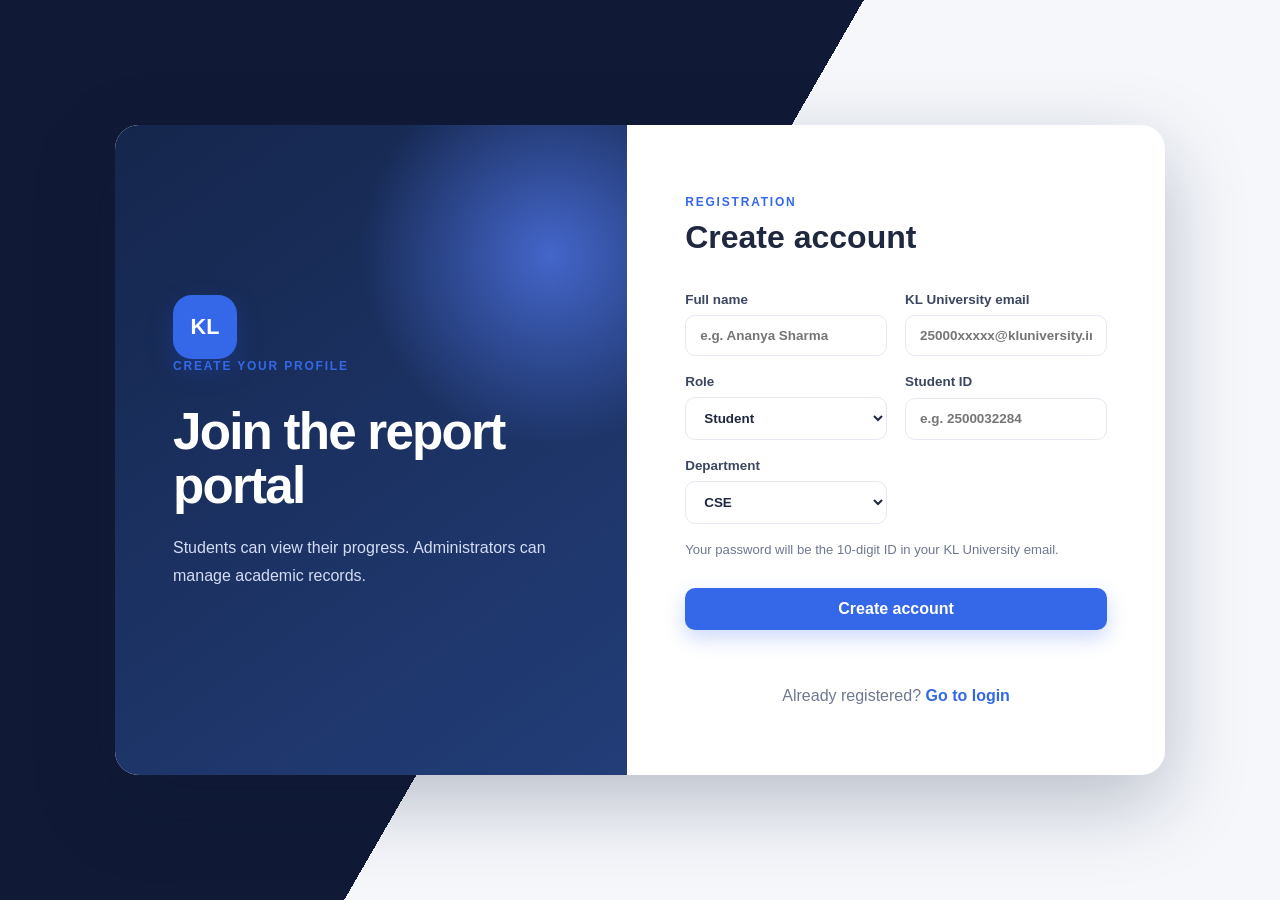
<file: frontend/registration/signup.html>
<!DOCTYPE html>
<html lang="en">
<head>
  <meta charset="UTF-8">
  <meta name="viewport" content="width=device-width, initial-scale=1.0">
  <title>Signup | KL University Report System</title>
  <link rel="icon" href="data:,">
  <link rel="stylesheet" href="../styles.css">
</head>
<body class="auth-page">
  <main class="auth-shell">
    <section class="auth-brand signup-brand">
      <div class="brand-mark">KL</div>
      <p class="eyebrow">CREATE YOUR PROFILE</p>
      <h1>Join the report portal</h1>
      <p>Students can view their progress. Administrators can manage academic records.</p>
    </section>
    <section class="auth-card">
      <div><p class="eyebrow">REGISTRATION</p><h2>Create account</h2></div>
      <form id="signupForm" class="form-stack two-column-form">
        <label>Full name<input id="signupName" type="text" placeholder="e.g. Ananya Sharma" required></label>
        <label>KL University email<input id="signupEmail" type="email" placeholder="25000xxxxx@kluniversity.in" pattern="25000[0-9]{5}@kluniversity\.in" required></label>
        <label>Role<select id="signupRole" required><option value="student">Student</option><option value="faculty">Faculty</option></select></label>
        <label id="rollField">Student ID<input id="signupRoll" type="text" inputmode="numeric" pattern="25000[0-9]{5}" placeholder="e.g. 2500032284"></label>
        <label id="classField">Department<select id="signupClass"><option value="CSE">CSE</option><option value="IT">IT</option><option value="ME">ME</option><option value="CE">CE</option><option value="ECE">ECE</option><option value="EEE">EEE</option><option value="ChE">ChE</option><option value="BT">BT</option><option value="AE">AE</option><option value="AI/DS">AI/DS</option></select></label>
        <p id="facultySubjectsField" class="muted small-text full-span" hidden>Faculty access requires administrator approval and subject assignment.</p>
        <p class="muted small-text full-span">Your password will be the 10-digit ID in your KL University email.</p>
        <button class="btn primary full-span" type="submit">Create account</button>
        <p id="authMessage" class="form-message full-span" role="alert"></p>
      </form>
      <p class="auth-switch">Already registered? <a href="../login/index.html">Go to login</a></p>
    </section>
  </main>
  <script src="../modules/app.js"></script>
</body>
</html>
</file>
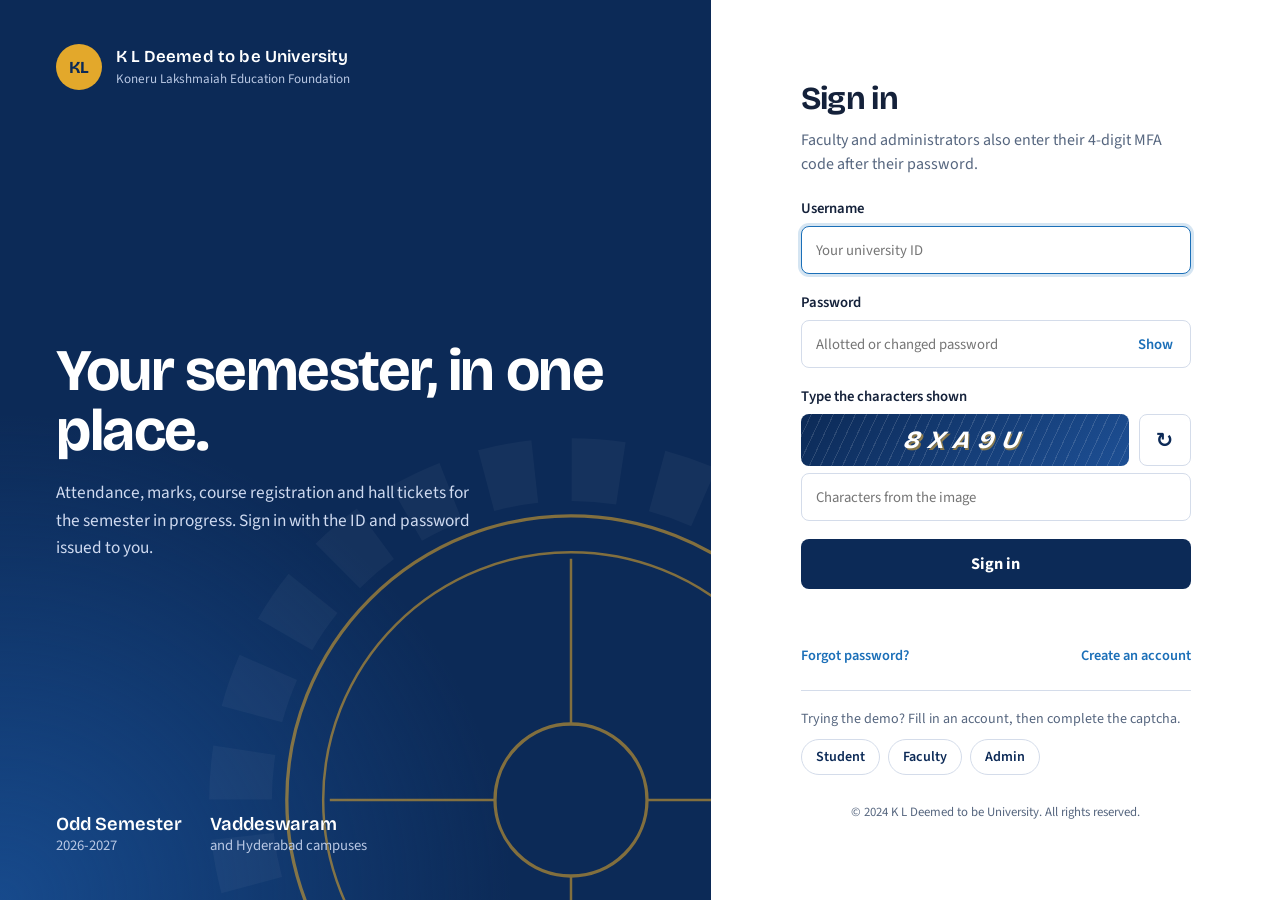
<file: frontend/user/student.html>
<!DOCTYPE html>
<html lang="en">
<head>
  <meta charset="UTF-8">
  <meta name="viewport" content="width=device-width, initial-scale=1.0">
  <title>Student portal | K L Deemed to be University</title>
  <link rel="icon" href="data:,">
  <link rel="preconnect" href="https://fonts.googleapis.com">
  <link rel="preconnect" href="https://fonts.gstatic.com" crossorigin>
  <link rel="stylesheet" href="https://fonts.googleapis.com/css2?family=Bricolage+Grotesque:opsz,wght@12..96,500;12..96,700&family=Caveat:wght@500&family=Source+Sans+3:wght@400;600;700&display=swap">
  <link rel="stylesheet" href="portal.css">
</head>
<body class="portal" data-role="student">
  <a class="skip-link" href="#main">Skip to content</a>
  <aside class="sidebar" id="sidebar">
    <div class="rail-brand"><span class="rail-mark" aria-hidden="true">KL</span><div><strong>KL ERP</strong><small>Student portal</small></div></div>
    <nav class="side-nav" aria-label="Student navigation">
      <button class="nav-link active" data-section="studentOverview"><span>Home</span></button>

      <p class="nav-group">Semester</p>
      <button class="nav-link" data-section="academicRegistration"><span>Course registration</span><b class="nav-badge" id="badgeRegistration" hidden></b></button>
      <button class="nav-link" data-section="myCourses"><span>Courses and handouts</span></button>
      <button class="nav-link" data-section="myAttendance"><span>Attendance</span></button>
      <button class="nav-link" data-section="mySchedule"><span>Timetable</span></button>
      <button class="nav-link" data-section="emptyRooms"><span>Empty classrooms</span></button>
      <button class="nav-link" data-section="myAssignments"><span>Assignments</span><b class="nav-badge" id="badgeAssignments" hidden></b></button>

      <p class="nav-group">Examinations</p>
      <button class="nav-link" data-section="myInternals"><span>Internals</span></button>
      <button class="nav-link" data-section="answerScripts"><span>Answer scripts</span></button>
      <button class="nav-link" data-section="examSeating"><span>Seating</span></button>
      <button class="nav-link" data-section="hallTicketSection"><span>Hall ticket</span></button>
      <button class="nav-link" data-section="endExamResults"><span>End exam result</span></button>
      <button class="nav-link" data-section="myCgpa"><span>My CGPA</span></button>

      <p class="nav-group">Plan and respond</p>
      <button class="nav-link" data-section="targetSimulator"><span>Target SGPA</span></button>
      <button class="nav-link" data-section="studentFeedback"><span>Feedback</span><b class="nav-badge" id="badgeFeedback" hidden></b></button>

      <p class="nav-group">Campus</p>
      <button class="nav-link" data-section="myLibrary"><span>Library</span></button>
      <button class="nav-link" data-section="counsellingDiary"><span>Counselling diary</span></button>
      <button class="nav-link" data-section="academicClearance"><span>Exam clearance</span></button>

      <p class="nav-group">Account</p>
      <button class="nav-link" data-section="myReport"><span>Report card</span></button>
      <button class="nav-link" data-section="myProfile"><span>Profile</span></button>
    </nav>
    <button class="nav-link logout" id="logoutBtn"><span>Sign out</span></button>
  </aside>

  <div class="dashboard-main">
    <header class="topbar">
      <button id="menuBtn" class="icon-btn" aria-label="Open menu">&#9776;</button>
      <h2 id="pageTitle">Home</h2>
      <span class="term-chip" id="termChip"></span>
      <div class="search-box">
        <input type="search" id="globalErpSearch" placeholder="Jump to a page or course" autocomplete="off" aria-label="Search the portal">
        <div id="globalSearchResults" class="search-drop" hidden></div>
      </div>
      <button class="user-chip" id="profileSettingsBtn" type="button" aria-label="Open your profile">
        <span class="avatar" id="userInitial">S</span>
        <span class="user-text"><strong id="currentUserName">Student</strong><small id="userSub">Student</small></span>
      </button>
    </header>
    <main class="content-area" id="main">
      <span id="welcomeName" hidden></span>
      <section class="page-section active" id="studentOverview"></section>
      <section class="page-section" id="academicRegistration"></section>
      <section class="page-section" id="myCourses"></section>
      <section class="page-section" id="myAttendance"></section>
      <section class="page-section" id="mySchedule"></section>
      <section class="page-section" id="emptyRooms"></section>
      <section class="page-section" id="myAssignments"></section>
      <section class="page-section" id="myInternals"></section>
      <section class="page-section" id="answerScripts"></section>
      <section class="page-section" id="examSeating"></section>
      <section class="page-section" id="hallTicketSection"></section>
      <section class="page-section" id="endExamResults"></section>
      <section class="page-section" id="myCgpa"></section>
      <section class="page-section" id="targetSimulator"></section>
      <section class="page-section" id="studentFeedback"></section>
      <section class="page-section" id="myLibrary"></section>
      <section class="page-section" id="counsellingDiary"></section>
      <section class="page-section" id="academicClearance"></section>
      <section class="page-section" id="myReport"></section>
      <section class="page-section" id="myProfile"></section>
    </main>
  </div>

  <dialog id="portalModal" class="modal">
    <div class="modal-card" id="portalModalCard">
      <header class="modal-head"><h3 id="portalModalTitle"></h3><button type="button" class="icon-btn" id="portalModalClose" aria-label="Close">&times;</button></header>
      <div class="modal-body" id="portalModalBody"></div>
    </div>
  </dialog>
  <div id="printSheet" aria-hidden="true"></div>

  <script src="../modules/app.js"></script>
  <script src="../modules/student-data.js"></script>
  <script src="student.js"></script>
  <script src="../modules/student-more.js"></script>
  <script src="../login/logout.js"></script>
</body>
</html>
</file>
<file: frontend/login/login.css>
:root {
  --ink: #0c2a57;
  --ink-deep: #081c3d;
  --seal: #1b6fb8;
  --gold: #e3a82b;
  --paper: #f3f5f9;
  --line: #d4dcea;
  --text: #14213a;
  --muted: #56667f;
  --ok: #0f7a55;
  --bad: #b8322a;
  --display: "Bricolage Grotesque", "Segoe UI", system-ui, sans-serif;
  --body: "Source Sans 3", "Segoe UI", system-ui, sans-serif;
}

* { box-sizing: border-box; }
[hidden] { display: none !important; }
body.login { margin: 0; min-height: 100vh; font-family: var(--body); color: var(--text); background: var(--paper); -webkit-font-smoothing: antialiased; }
button, input { font: inherit; }

.login-shell { min-height: 100vh; display: grid; grid-template-columns: minmax(0, 1.25fr) minmax(380px, 1fr); }

/* Left: the campus plate */
.login-hero { position: relative; overflow: hidden; display: flex; flex-direction: column; justify-content: space-between; padding: 44px 56px; color: #fff; background: radial-gradient(120% 90% at 0% 100%, #174a8c 0%, transparent 60%), var(--ink); }
.hero-gear { position: absolute; right: -240px; bottom: -280px; width: 760px; height: 760px; color: var(--gold); opacity: .55; pointer-events: none; }
.hero-brand { position: relative; display: flex; align-items: center; gap: 14px; }
.hero-mark { width: 46px; height: 46px; border-radius: 50%; display: grid; place-items: center; font-family: var(--display); font-weight: 700; font-size: 1.05rem; color: var(--ink); background: var(--gold); }
.hero-brand strong { display: block; font-family: var(--display); font-size: 1.05rem; font-weight: 600; letter-spacing: .01em; }
.hero-brand span { font-size: .82rem; color: #b9c8e4; }
.hero-copy { position: relative; max-width: 560px; }
.hero-copy h1 { margin: 0 0 18px; font-family: var(--display); font-weight: 700; font-size: clamp(2.4rem, 4.6vw, 4.1rem); line-height: 1.02; letter-spacing: -.025em; }
.hero-copy p { margin: 0; max-width: 46ch; font-size: 1.08rem; line-height: 1.6; color: #cfdaf0; }
.hero-term { position: relative; display: flex; gap: 28px; flex-wrap: wrap; font-size: .92rem; color: #b9c8e4; }
.hero-term strong { display: block; font-family: var(--display); font-size: 1.15rem; font-weight: 600; color: #fff; }

/* Right: the sign-in form */
.login-panel { display: flex; flex-direction: column; justify-content: center; padding: 40px clamp(28px, 6vw, 72px); background: #fff; }
.login-form { width: 100%; max-width: 390px; margin: 0 auto; display: grid; gap: 18px; }
.login-form h2 { margin: 0; font-family: var(--display); font-size: 2rem; font-weight: 700; letter-spacing: -.02em; }
.lead { margin: -8px 0 4px; color: var(--muted); line-height: 1.5; }
.field { display: grid; gap: 7px; font-weight: 600; font-size: .92rem; }
.field input { width: 100%; height: 48px; padding: 0 14px; border: 1.5px solid var(--line); border-radius: 8px; background: #fff; color: var(--text); font-weight: 400; transition: border-color .15s, box-shadow .15s; }
.field input:hover { border-color: #aebbd2; }
.field input:focus-visible { outline: none; border-color: var(--seal); box-shadow: 0 0 0 3px rgba(27, 111, 184, .18); }
.password-wrap { position: relative; }
.password-wrap input { padding-right: 70px; }
.reveal { position: absolute; right: 6px; top: 6px; height: 36px; padding: 0 12px; border: 0; border-radius: 6px; background: transparent; color: var(--seal); font-weight: 600; cursor: pointer; }
.reveal:hover { background: #eaf2fb; }

.captcha-row { display: flex; gap: 10px; align-items: stretch; }
.captcha-tile { flex: 1; display: grid; place-items: center; min-height: 52px; border-radius: 8px; user-select: none; font-family: var(--display); font-size: 1.55rem; font-weight: 700; font-style: italic; letter-spacing: .32em; color: #fff; background: repeating-linear-gradient(115deg, transparent 0 9px, rgba(255, 255, 255, .13) 9px 10px), linear-gradient(135deg, var(--ink), #1d4f94); }
.captcha-tile span { display: inline-block; transform: skewX(-8deg); text-shadow: 2px 2px 0 rgba(227, 168, 43, .55); }
.captcha-refresh { width: 52px; border: 1.5px solid var(--line); border-radius: 8px; background: #fff; color: var(--ink); font-size: 1.3rem; cursor: pointer; transition: background .15s; }
.captcha-refresh:hover { background: #eef3fa; }
.captcha-refresh:focus-visible { outline: 3px solid rgba(27, 111, 184, .35); outline-offset: 1px; }

.otp { display: grid; gap: 10px; padding: 18px; border-radius: 10px; background: #f3f7fc; border: 1.5px solid #c9d9ee; }
.otp-head { display: flex; justify-content: space-between; align-items: baseline; gap: 12px; font-weight: 600; }
.otp-head small { color: var(--muted); font-weight: 400; }
.otp-row { display: flex; gap: 10px; }
.otp-row input { flex: 1; height: 54px; text-align: center; font-family: var(--display); font-size: 1.6rem; font-weight: 700; letter-spacing: .5em; text-indent: .5em; border: 1.5px solid #9fb8d9; border-radius: 8px; background: #fff; }
.otp-row input:focus-visible { outline: none; border-color: var(--seal); box-shadow: 0 0 0 3px rgba(27, 111, 184, .18); }
.link-btn { padding: 0 14px; border: 1.5px solid var(--line); border-radius: 8px; background: #fff; color: var(--ink); font-weight: 600; cursor: pointer; }
.link-btn:hover { background: #eef3fa; }
.otp-demo { font-size: .85rem; line-height: 1.5; color: var(--muted); }
.otp-demo code { padding: 1px 7px; border-radius: 4px; background: #fff; border: 1px solid #c9d9ee; font-size: 1rem; font-weight: 700; letter-spacing: .12em; color: var(--ink); }

.submit { height: 50px; border: 0; border-radius: 8px; background: var(--ink); color: #fff; font-weight: 700; font-size: 1.02rem; cursor: pointer; transition: background .15s, transform .1s; }
.submit:hover { background: #12397a; }
.submit:active { transform: translateY(1px); }
.submit:focus-visible { outline: 3px solid rgba(27, 111, 184, .45); outline-offset: 2px; }
.login-message { min-height: 1.3em; margin: 0; font-size: .92rem; color: var(--bad); }
.login-message.success { color: var(--ok); }

.help-row { display: flex; justify-content: space-between; flex-wrap: wrap; gap: 8px 18px; font-size: .9rem; }
.help-row a { color: var(--seal); font-weight: 600; text-decoration: none; }
.help-row a:hover { text-decoration: underline; }

.demo { margin-top: 6px; padding-top: 18px; border-top: 1px solid var(--line); font-size: .88rem; color: var(--muted); }
.demo p { margin: 0 0 10px; }
.demo-buttons { display: flex; gap: 8px; flex-wrap: wrap; }
.demo-buttons button { padding: 7px 14px; border: 1.5px solid var(--line); border-radius: 999px; background: #fff; color: var(--ink); font-weight: 600; cursor: pointer; }
.demo-buttons button:hover { border-color: var(--seal); background: #eef5fc; }
.legal { max-width: 390px; margin: 28px auto 0; font-size: .8rem; color: var(--muted); }

@media (max-width: 900px) {
  .login-shell { grid-template-columns: 1fr; }
  .login-hero { padding: 28px 24px 34px; gap: 28px; }
  .hero-gear { width: 460px; height: 460px; left: auto; right: -140px; bottom: -190px; }
  .hero-copy h1 { font-size: 2.4rem; }
  .hero-term { display: none; }
}
@media (prefers-reduced-motion: reduce) { * { transition: none !important; } }
</file>
<file: frontend/styles.css>
:root {
  --navy: #16213e;
  --navy-2: #22305a;
  --blue: #3568e8;
  --blue-light: #eaf0ff;
  --green: #1f9d72;
  --amber: #e29a2d;
  --purple: #8258d5;
  --ink: #202840;
  --muted: #6f7890;
  --line: #e4e8f1;
  --surface: #ffffff;
  --canvas: #f5f7fb;
  --danger: #cc4057;
  --shadow: 0 12px 34px rgba(26, 38, 72, .09);
}

* { box-sizing: border-box; }
[hidden] { display: none !important; }
html { scroll-behavior: smooth; }
body { margin: 0; font-family: "Segoe UI", Arial, sans-serif; color: var(--ink); background: var(--canvas); }
button, input, select, textarea { font: inherit; }
button, a { -webkit-tap-highlight-color: transparent; }
a { color: var(--blue); font-weight: 650; text-decoration: none; }
h1, h2, h3, p { margin-top: 0; }
h1 { letter-spacing: -.035em; }
.muted { color: var(--muted); }
.small-text { font-size: .82rem; }
.eyebrow { color: var(--blue); font-size: .75rem; font-weight: 800; letter-spacing: .15em; margin-bottom: .6rem; }

.auth-page { min-height: 100vh; background: linear-gradient(120deg, #101a36 0 48%, #f5f7fb 48% 100%); display: grid; place-items: center; padding: 28px; }
.auth-shell { width: min(1050px, 100%); min-height: 650px; display: grid; grid-template-columns: 1fr 1.05fr; background: white; border-radius: 24px; overflow: hidden; box-shadow: 0 28px 80px rgba(12, 24, 55, .25); }
.auth-brand { color: white; background: radial-gradient(circle at 85% 20%, rgba(82, 120, 238, .75), transparent 28%), linear-gradient(145deg, #15264c, #223d78); padding: 70px 58px; display: flex; flex-direction: column; justify-content: center; }
.auth-brand h1 { font-size: clamp(2.3rem, 4vw, 4rem); line-height: 1.05; margin: 22px 0; }
.auth-brand > p:not(.eyebrow) { color: #d5ddf4; line-height: 1.7; max-width: 430px; }
.brand-mark { width: 64px; height: 64px; border-radius: 19px; display: grid; place-items: center; color: white; background: var(--blue); font-weight: 900; font-size: 1.35rem; box-shadow: 0 10px 25px rgba(31, 72, 186, .35); }
.brand-mark.small { width: 42px; height: 42px; border-radius: 13px; font-size: .9rem; flex: 0 0 auto; }
.feature-list { margin-top: 38px; display: grid; gap: 14px; color: #edf2ff; font-size: .92rem; }
.auth-card { padding: 64px 58px; display: flex; flex-direction: column; justify-content: center; }
.auth-card h2 { font-size: 2rem; margin-bottom: 8px; }
.form-stack { display: grid; gap: 18px; margin-top: 28px; }
label { display: grid; gap: 8px; font-size: .84rem; font-weight: 700; color: #3c4660; }
input, select, textarea { width: 100%; border: 1px solid var(--line); background: #fff; color: var(--ink); border-radius: 10px; padding: 12px 14px; outline: none; transition: .2s; }
input:focus, select:focus, textarea:focus { border-color: var(--blue); box-shadow: 0 0 0 3px rgba(53, 104, 232, .12); }
textarea { resize: vertical; }
.btn { border: 0; border-radius: 10px; padding: 12px 18px; font-weight: 750; cursor: pointer; transition: transform .15s, box-shadow .15s, background .15s; }
.btn:hover { transform: translateY(-1px); }
.btn.primary { color: white; background: var(--blue); box-shadow: 0 8px 20px rgba(53, 104, 232, .25); }
.btn.secondary { color: var(--ink); background: white; border: 1px solid var(--line); }
.btn.danger { color: var(--danger); background: #fff0f3; }
.btn.small { font-size: .78rem; padding: 7px 10px; box-shadow: none; }
.form-message { min-height: 1.1em; margin: 0; font-size: .84rem; color: var(--danger); }
.form-message.success { color: var(--green); }
.auth-switch { text-align: center; color: var(--muted); margin: 24px 0 0; }
.demo-box { display: grid; gap: 5px; padding: 14px 16px; margin-top: 22px; border-radius: 12px; background: #f3f6ff; color: var(--muted); font-size: .78rem; }
.demo-box strong { color: var(--ink); }
.two-column-form { grid-template-columns: 1fr 1fr; }
.full-span { grid-column: 1 / -1; }

.dashboard-page { min-height: 100vh; display: flex; }
.sidebar { position: fixed; inset: 0 auto 0 0; z-index: 20; width: 245px; color: white; background: var(--navy); padding: 22px 14px; display: flex; flex-direction: column; overflow-y: auto; transition: transform .25s; }
.sidebar-brand { display: flex; align-items: center; gap: 12px; padding: 4px 10px 28px; }
.sidebar-brand div:last-child { display: grid; }
.sidebar-brand strong { font-size: 1.08rem; }
.sidebar-brand span { color: #9da9c9; font-size: .72rem; }
.side-nav { display: grid; gap: 6px; }
.nav-link { width: 100%; border: 0; color: #aeb8d2; background: transparent; text-align: left; padding: 12px 14px; border-radius: 10px; display: flex; gap: 12px; align-items: center; cursor: pointer; font-weight: 650; }
.nav-link:hover, .nav-link.active { color: white; background: var(--navy-2); }
.nav-link.logout { margin-top: auto; }
.dashboard-main { width: calc(100% - 245px); margin-left: 245px; }
.topbar { height: 82px; position: sticky; top: 0; z-index: 10; display: flex; align-items: center; gap: 16px; justify-content: space-between; padding: 0 34px; background: rgba(255,255,255,.94); border-bottom: 1px solid var(--line); backdrop-filter: blur(10px); }
.topbar h2 { margin: 0; font-size: 1.18rem; }
.topbar p { margin: 0 0 3px; }
.icon-btn { border: 0; background: transparent; font-size: 1.35rem; cursor: pointer; color: var(--ink); }
#menuBtn { display: none; }
.user-chip { display: flex; align-items: center; gap: 10px; border: 0; padding: 6px 8px; border-radius: 10px; color: var(--ink); background: transparent; cursor: pointer; text-align: left; }
.user-chip:hover, .user-chip:focus-visible { background: var(--blue-light); outline: none; }
.user-chip-text { display: grid; }
.user-chip span:not(.avatar) { color: var(--muted); font-size: .74rem; }
.user-chip-text strong { color: var(--ink); font-size: .95rem; }
.avatar { width: 38px; height: 38px; border-radius: 50%; background: var(--blue-light); color: var(--blue); display: grid; place-items: center; font-weight: 800; }
.content-area { padding: 32px; max-width: 1500px; margin: auto; }
.page-section { display: none; animation: fadeIn .22s ease; }
.page-section.active { display: block; }
@keyframes fadeIn { from { opacity: 0; transform: translateY(4px); } to { opacity: 1; transform: none; } }
.welcome-banner { min-height: 195px; padding: 38px 42px; border-radius: 20px; background: linear-gradient(120deg, #eaf0ff, #f7f9ff); display: flex; align-items: center; justify-content: space-between; overflow: hidden; }
.welcome-banner h1 { font-size: 2.2rem; margin-bottom: 10px; }
.welcome-banner p:last-child { color: var(--muted); margin: 0; }
.banner-art { font-size: 5rem; font-weight: 900; color: rgba(53,104,232,.2); padding: 10px 30px; transform: rotate(-8deg); }
.student-banner { background: linear-gradient(120deg, #ecf9f4, #f8fffc); }
.student-banner .banner-art { color: rgba(31,157,114,.22); }
.stat-grid { display: grid; grid-template-columns: repeat(4, 1fr); gap: 18px; margin: 22px 0; }
.student-stats { grid-template-columns: repeat(4, 1fr); }
.stat-card { min-height: 126px; background: var(--surface); border: 1px solid var(--line); border-radius: 15px; padding: 20px; display: flex; gap: 15px; align-items: center; box-shadow: 0 4px 14px rgba(34,48,90,.035); }
.stat-icon { width: 45px; height: 45px; flex: 0 0 auto; border-radius: 12px; display: grid; place-items: center; font-weight: 900; }
.stat-icon.blue { background: var(--blue-light); color: var(--blue); }.stat-icon.green { background: #e5f7f0; color: var(--green); }.stat-icon.amber { background: #fff3df; color: var(--amber); }.stat-icon.purple { background: #f1ebff; color: var(--purple); }.stat-icon.red { background: #fff0f3; color: var(--danger); }
.stat-card p, .stat-card small { color: var(--muted); margin: 0; }.stat-card p { font-size: .78rem; font-weight: 650; }.stat-card strong { display: block; font-size: 1.45rem; margin: 4px 0; }.stat-card small { font-size: .7rem; }
.dashboard-grid { display: grid; grid-template-columns: 1.55fr 1fr; gap: 22px; }
.panel { background: var(--surface); border: 1px solid var(--line); border-radius: 15px; padding: 24px; box-shadow: 0 5px 18px rgba(34,48,90,.04); }
.panel-heading { display: flex; justify-content: space-between; margin-bottom: 24px; }
.panel-heading h3 { margin-bottom: 5px; }.panel-heading p { color: var(--muted); font-size: .8rem; margin: 0; }
.bar-chart { min-height: 230px; display: flex; align-items: end; justify-content: space-around; gap: 14px; padding: 12px 6px 0; border-bottom: 1px solid var(--line); background: repeating-linear-gradient(to top, transparent 0 55px, #f0f2f7 56px); }
.bar-column { height: 210px; flex: 1; display: flex; flex-direction: column; align-items: center; justify-content: end; gap: 7px; min-width: 44px; }
.bar { width: min(55px, 75%); min-height: 4px; border-radius: 8px 8px 0 0; background: linear-gradient(#5681ec, var(--blue)); position: relative; transition: height .5s; }
.bar span { position: absolute; top: -23px; left: 50%; transform: translateX(-50%); font-size: .72rem; font-weight: 750; }
.bar-column > span { font-size: .72rem; color: var(--muted); text-align: center; height: 30px; }
.mini-list { display: grid; gap: 8px; }
.mini-person { display: flex; align-items: center; gap: 11px; padding: 10px; border-radius: 9px; cursor: pointer; }
.mini-person:hover { background: #f7f8fc; }.mini-person div { display: grid; flex: 1; }.mini-person span, .mini-person small { font-size: .72rem; color: var(--muted); }.mini-person .avatar { flex: 0 0 auto; }
.section-heading { display: flex; align-items: center; justify-content: space-between; gap: 20px; margin-bottom: 24px; }
.section-heading h1 { margin-bottom: 6px; }.section-heading p { color: var(--muted); margin: 0; }
.inline-controls { display: flex; align-items: center; gap: 10px; }.inline-controls select { min-width: 220px; }
.table-tools { display: flex; align-items: center; justify-content: space-between; gap: 18px; margin-bottom: 18px; }.table-tools input { max-width: 360px; }.table-tools span { color: var(--muted); font-size: .84rem; }
.table-wrap { overflow-x: auto; }
table { width: 100%; border-collapse: collapse; }
th, td { text-align: left; border-bottom: 1px solid var(--line); padding: 14px 12px; font-size: .84rem; }
th { color: var(--muted); background: #f8f9fc; font-size: .74rem; text-transform: uppercase; letter-spacing: .04em; }
td strong { display: block; }.student-cell { display: flex; align-items: center; gap: 10px; }.student-cell small { color: var(--muted); }
.action-group { display: flex; gap: 6px; }
.status-pill { display: inline-block; border-radius: 999px; padding: 4px 8px; font-size: .7rem; font-weight: 750; }.status-pill.good { background: #e6f7f0; color: #197b5b; }.status-pill.warn { background: #fff2dc; color: #9a6212; }.status-pill.bad { background: #ffebef; color: #ad3047; }
.record-layout { max-width: 1000px; }.record-layout > label { max-width: 420px; margin-bottom: 24px; }.record-form { display: grid; grid-template-columns: 1fr 1fr; gap: 18px; }.marks-grid { grid-column: 1/-1; display: grid; grid-template-columns: repeat(3, 1fr); gap: 16px; }.mark-entry { min-width: 0; margin: 0; padding: 14px; border: 1px solid var(--line); border-radius: 12px; display: grid; gap: 12px; }.mark-entry legend { padding: 0 6px; color: var(--ink); font-size: .84rem; font-weight: 800; }.wide-field { grid-column: 1/-1; }
.attendance-layout { max-width: 1100px; }.attendance-layout > label { max-width: 420px; margin-bottom: 24px; }.attendance-grid { display: grid; grid-template-columns: repeat(3, 1fr); gap: 16px; }.attendance-card { min-width: 0; margin: 0; padding: 16px; border: 1px solid var(--line); border-radius: 12px; display: grid; gap: 13px; }.attendance-card legend { padding: 0 6px; color: var(--ink); font-size: .9rem; font-weight: 800; }.attendance-card label span { color: var(--muted); font-size: .7rem; font-weight: 500; }.subject-attendance-total { display: flex; justify-content: space-between; align-items: center; padding-top: 11px; border-top: 1px solid var(--line); font-size: .78rem; color: var(--muted); }.subject-attendance-total strong { color: var(--blue); font-size: 1rem; }.attendance-summary { display: flex; justify-content: space-between; align-items: center; gap: 16px; margin: 20px 0; padding: 18px 20px; border-radius: 12px; background: var(--blue-light); }.attendance-summary span { color: var(--muted); font-weight: 650; }.attendance-summary strong { color: var(--blue); font-size: 1.6rem; }.student-attendance-summary { margin-bottom: 0; }
.faculty-banner { background: linear-gradient(120deg, #edf4ff, #f5fbff); }.faculty-subject-grid { display: grid; grid-template-columns: repeat(3, 1fr); gap: 18px; }.faculty-subject-card { min-height: 150px; border: 1px solid var(--line); border-radius: 12px; padding: 20px; background: white; color: var(--ink); text-align: left; cursor: pointer; display: flex; flex-direction: column; justify-content: space-between; }.faculty-subject-card:hover, .faculty-subject-card:focus-visible { border-color: var(--blue); outline: 3px solid rgba(53,104,232,.1); }.faculty-subject-card span { min-height: 42px; font-weight: 750; line-height: 1.35; }.faculty-subject-card strong { color: var(--blue); font-size: 1.55rem; }.faculty-subject-card small { color: var(--muted); }.gradebook-panel { padding: 0; overflow: hidden; }.grade-formula { padding: 18px 22px; background: var(--navy); color: white; display: flex; justify-content: space-between; gap: 18px; }.grade-formula span { color: #c6d1ed; font-size: .82rem; }.gradebook-panel .table-tools { padding: 18px 22px 0; }.gradebook-table { min-width: 1120px; }.gradebook-table th, .gradebook-table td { padding: 10px 7px; }.gradebook-table td:first-child { min-width: 180px; }.gradebook-table td:first-child small { display: block; margin-top: 3px; color: var(--muted); }.grade-input { width: 70px; padding: 8px; text-align: center; border-radius: 7px; }.calculated { color: var(--blue); font-weight: 800; background: #f7f9ff; }.gradebook-actions { padding: 18px 22px; display: flex; justify-content: flex-end; align-items: center; gap: 18px; }.gradebook-actions .form-message { margin-right: auto; }.grade-distribution { display: flex; align-items: center; gap: 10px; margin: -2px 0 18px; padding: 14px 18px; background: white; border: 1px solid var(--line); border-radius: 12px; overflow-x: auto; }.grade-distribution > strong { margin-right: auto; white-space: nowrap; }.grade-distribution span { min-width: 56px; padding: 7px 10px; border-radius: 8px; background: var(--canvas); text-align: center; }.grade-distribution b { display: block; color: var(--blue); }.subject-registration { max-width: 900px; }.subject-registration legend { padding: 0 6px; font-weight: 800; }.subject-choice-grid { display: grid; grid-template-columns: repeat(2, minmax(0, 1fr)); gap: 10px; }.subject-choice-grid label { display: flex; align-items: flex-start; gap: 10px; padding: 13px; border: 1px solid var(--line); border-radius: 9px; background: white; line-height: 1.35; cursor: pointer; }.subject-choice-grid input { width: auto; margin: 2px 0 0; accent-color: var(--blue); }.subject-registration .dialog-actions { margin-top: 20px; }.semester-badge { padding: 8px 12px; border-radius: 8px; background: var(--blue-light); color: var(--blue); font-weight: 750; }.student-grades-table { min-width: 1150px; }
.grading-form { max-width: 660px; display: grid; gap: 12px; }.grade-row { display: grid; grid-template-columns: 80px 1fr; align-items: end; padding: 12px; border-bottom: 1px solid var(--line); }.grade-row strong { font-size: 1.3rem; color: var(--blue); }
dialog { border: 0; border-radius: 18px; padding: 0; width: min(560px, calc(100% - 30px)); box-shadow: 0 30px 80px rgba(15,28,58,.3); }dialog::backdrop { background: rgba(12,22,45,.6); }.dialog-form { padding: 26px; display: grid; gap: 16px; }.dialog-heading, .dialog-actions { display: flex; align-items: center; justify-content: space-between; gap: 12px; }.dialog-heading h2 { margin: 0; }.dialog-actions { justify-content: flex-end; }
#facultyReportDialog { width: min(720px, calc(100% - 30px)); max-height: 85vh; overflow: auto; }
.report-card { background: white; border: 1px solid var(--line); border-radius: 16px; overflow: hidden; box-shadow: var(--shadow); }
.report-header { background: var(--navy); color: white; padding: 28px 34px; display: flex; justify-content: space-between; align-items: center; }.report-header h2 { margin-bottom: 4px; }.report-header p { margin: 0; color: #bfc9e4; }.report-badge { border: 2px solid #8494c2; border-radius: 50%; width: 76px; height: 76px; display: grid; place-items: center; font-weight: 900; font-size: 1.4rem; }
.report-body { padding: 28px 34px; }.report-student-info { display: grid; grid-template-columns: repeat(4, 1fr); gap: 15px; background: #f7f8fc; padding: 16px; border-radius: 12px; margin-bottom: 22px; }.info-item span { display: block; color: var(--muted); font-size: .7rem; text-transform: uppercase; margin-bottom: 4px; }.report-summary { display: grid; grid-template-columns: repeat(3, 1fr); gap: 14px; margin-top: 20px; }.report-summary div { text-align: center; border: 1px solid var(--line); border-radius: 10px; padding: 14px; }.report-summary span { display: block; color: var(--muted); font-size: .72rem; }.report-summary strong { font-size: 1.25rem; }.report-remark { margin-top: 20px; border-left: 4px solid var(--blue); background: var(--blue-light); padding: 15px 18px; }.report-remark strong { display: block; margin-bottom: 5px; }.report-footer { display: flex; justify-content: space-between; margin-top: 40px; color: var(--muted); font-size: .78rem; }
.remarks-panel { background: linear-gradient(145deg, #172443, #253862); color: white; display: flex; flex-direction: column; justify-content: space-between; min-height: 280px; }.remarks-panel p { color: #d7deef; line-height: 1.7; }.remarks-panel > span { color: #9eabc9; font-size: .78rem; }.quote-mark { font-family: Georgia, serif; font-size: 4rem; color: #718edb; line-height: .7; }
.progress-list { display: grid; gap: 20px; }.progress-item { display: grid; grid-template-columns: 150px 1fr 60px; align-items: center; gap: 14px; }.progress-track { height: 12px; background: #edf0f6; border-radius: 10px; overflow: hidden; }.progress-fill { height: 100%; background: var(--blue); border-radius: inherit; }.profile-card { max-width: 700px; display: grid; grid-template-columns: 120px 1fr; gap: 28px; align-items: center; }.profile-avatar { width: 110px; height: 110px; display: grid; place-items: center; border-radius: 24px; background: var(--blue-light); color: var(--blue); font-size: 2.4rem; font-weight: 900; }.profile-details { display: grid; grid-template-columns: 1fr 1fr; gap: 20px; }
.empty-state { padding: 38px; text-align: center; color: var(--muted); }
.management-grid, .schedule-grid { display: grid; grid-template-columns: 1fr 1fr; gap: 20px; margin-bottom: 20px; }
.schedule-grid > * { min-width: 0; }
.compact-form { display: grid; gap: 14px; align-content: start; }
.compact-form h3 { margin-bottom: 4px; }
.form-row { display: grid; grid-template-columns: 1fr 1fr; gap: 12px; }
.data-block { margin-top: 20px; }
.timeline-list { display: grid; }
.timeline-item { min-height: 70px; display: grid; grid-template-columns: 145px 1fr auto; align-items: center; gap: 18px; padding: 12px 4px; border-bottom: 1px solid var(--line); }
.timeline-item:last-child { border-bottom: 0; }
.timeline-item > div { display: grid; gap: 4px; }
.timeline-item span { color: var(--muted); font-size: .78rem; }
.timeline-time { padding-left: 14px; border-left: 3px solid var(--blue); }
.icon-action { width: 32px; height: 32px; border: 0; border-radius: 8px; background: #fff0f3; color: var(--danger); font-size: 1.2rem; cursor: pointer; }
.registration-editor { max-width: 1000px; display: grid; gap: 22px; }
.registration-editor > label { max-width: 440px; }
.assignment-form, .announcement-form { display: grid; grid-template-columns: 1.4fr 1fr 1fr 1fr auto; gap: 14px; align-items: end; margin-bottom: 20px; }
.announcement-form { grid-template-columns: 1fr 240px auto; }
.announcement-form .full-span { grid-column: 1 / 3; }
.assignment-list, .notice-list { display: grid; gap: 12px; }
.assignment-item, .notice-item { background: white; border: 1px solid var(--line); border-radius: 12px; padding: 18px 20px; display: flex; align-items: center; gap: 18px; }
.assignment-item > div:first-child, .notice-item > div:nth-child(2) { flex: 1; min-width: 0; }
.assignment-item h3, .notice-item h3 { margin: 7px 0 5px; font-size: 1rem; }
.assignment-item p, .notice-item p { margin: 0; color: var(--muted); font-size: .82rem; line-height: 1.5; }
.subject-tag { display: inline-block; color: var(--blue); background: var(--blue-light); border-radius: 6px; padding: 4px 7px; font-size: .68rem; font-weight: 800; }
.assignment-result { min-width: 100px; display: grid; justify-items: end; gap: 8px; }
.notice-date { width: 50px; height: 54px; flex: 0 0 auto; display: grid; place-items: center; align-content: center; border-radius: 9px; color: var(--blue); background: var(--blue-light); }
.notice-date strong { font-size: 1.15rem; line-height: 1; }
.notice-date span, .notice-meta { color: var(--muted); font-size: .68rem; }
.notice-meta { font-weight: 700; }
.insight-grid { display: grid; grid-template-columns: repeat(3, 1fr); gap: 14px; margin-bottom: 18px; }
.insight-item { padding: 18px; background: white; border: 1px solid var(--line); border-top: 3px solid var(--blue); border-radius: 10px; display: grid; gap: 5px; }
.insight-item span, .insight-item small { color: var(--muted); font-size: .75rem; }
.insight-item strong { font-size: 1.12rem; }
.action-list, .activity-list { display: grid; gap: 10px; }
.action-item { min-height: 58px; padding: 10px 12px; border: 1px solid var(--line); border-radius: 9px; display: grid; grid-template-columns: 46px 1fr; align-items: center; gap: 10px; }
.action-item strong { color: var(--blue); font-size: 1.25rem; text-align: center; }
.action-item span { color: var(--muted); font-size: .82rem; }
.activity-item { padding: 10px 2px; border-bottom: 1px solid var(--line); display: grid; gap: 4px; }
.activity-item:last-child { border-bottom: 0; }
.activity-item span { font-weight: 700; font-size: .84rem; }
.activity-item small { color: var(--muted); font-size: .72rem; }
.term-form { display: grid; grid-template-columns: 1.4fr repeat(4, 1fr) auto; gap: 14px; align-items: end; margin-bottom: 20px; }
.term-form h3 { margin-bottom: 5px; }
.term-form p { margin-bottom: 0; }
.file-input { border: 1px dashed #b9c3da; border-radius: 10px; padding: 13px; background: #f8faff; cursor: pointer; }
.file-input input { margin-top: 8px; padding: 7px; background: white; }
.faculty-focus-grid { margin: 22px 0; }
.submission-strip { display: flex; align-items: center; gap: 12px; padding: 13px 22px; border-top: 1px solid var(--line); background: #f8f9fc; color: var(--muted); font-size: .8rem; }
.grade-input:disabled { color: #65708a; background: #edf0f5; cursor: not-allowed; }
.btn:disabled { opacity: .5; cursor: not-allowed; transform: none; box-shadow: none; }
.attendance-input { width: 96px; padding: 9px; text-align: center; }
.remarks-toolbar { max-width: 420px; margin-bottom: 18px; }
.remarks-list { display: grid; gap: 12px; }
.remark-entry { grid-template-columns: minmax(180px, .7fr) minmax(280px, 1.5fr); align-items: center; gap: 18px; padding: 12px 0; border-bottom: 1px solid var(--line); }
.remark-entry > span { display: grid; gap: 4px; }
.remark-entry small { color: var(--muted); font-weight: 500; }
.profile-settings-form { max-width: 850px; display: grid; grid-template-columns: 1fr 1fr; gap: 18px; align-items: end; }
.profile-settings-form .btn, .profile-settings-form .form-message { grid-column: 1 / -1; }
.student-home-grid { align-items: stretch; }
.student-home-grid > .panel { min-width: 0; }
.student-notice-panel { margin-top: 22px; }
.small-btn { padding: 8px 12px; font-size: .76rem; }
.compact-notices .notice-item { padding: 13px 15px; }
.compact-empty { padding: 24px 10px; }
.feedback-heading, .history-heading, .registration-heading { margin-top: 30px; }
.feedback-list { display: grid; grid-template-columns: repeat(2, minmax(0, 1fr)); gap: 14px; }
.feedback-item { background: white; border: 1px solid var(--line); border-left: 4px solid var(--green); border-radius: 10px; padding: 18px; display: grid; gap: 14px; }
.feedback-item > div { display: flex; align-items: center; justify-content: space-between; gap: 12px; }
.feedback-item > div strong { font-size: .78rem; color: var(--muted); text-align: right; }
.feedback-item p { margin: 0; color: var(--ink); font-size: .86rem; line-height: 1.55; }
.report-actions { display: flex; align-items: center; gap: 10px; flex-wrap: wrap; }
.history-grid { display: grid; gap: 12px; }
.history-item { background: white; border: 1px solid var(--line); border-radius: 10px; padding: 16px 18px; display: flex; align-items: center; justify-content: space-between; gap: 18px; }
.history-item > div { display: grid; gap: 4px; }
.history-item span, .history-item small { color: var(--muted); font-size: .75rem; }
.attendance-alert { margin-bottom: 18px; padding: 15px 18px; border-radius: 10px; display: flex; align-items: center; gap: 14px; }
.attendance-alert strong { white-space: nowrap; }
.attendance-alert span { font-size: .82rem; }
.attendance-alert.success { background: #e6f7f0; color: #176c51; border-left: 4px solid var(--green); }
.attendance-alert.warning { background: #fff4df; color: #83550e; border-left: 4px solid var(--amber); }
.attendance-alert.danger { background: #ffebef; color: #9f263d; border-left: 4px solid var(--danger); }
.attendance-count-grid { display: grid; grid-template-columns: repeat(4, 1fr); gap: 14px; margin-bottom: 18px; }
.attendance-count-grid article { background: white; border: 1px solid var(--line); border-radius: 10px; padding: 17px; display: grid; gap: 3px; }
.attendance-count-grid span, .attendance-count-grid small { color: var(--muted); font-size: .74rem; }
.attendance-count-grid strong { font-size: 1.5rem; }
.subject-directory { display: grid; grid-template-columns: repeat(2, minmax(0, 1fr)); gap: 14px; }
.subject-directory-item { background: white; border: 1px solid var(--line); border-radius: 11px; padding: 18px; display: grid; grid-template-columns: minmax(0, 1.35fr) minmax(150px, .65fr); gap: 18px; align-items: center; }
.subject-directory-item > div { min-width: 0; display: grid; gap: 6px; }
.subject-directory-item > div:last-child { padding-left: 18px; border-left: 1px solid var(--line); }
.subject-directory-item > div:last-child span, .subject-directory-item small { color: var(--muted); font-size: .7rem; }
.subject-directory-item strong { overflow-wrap: anywhere; }
.student-profile-card { max-width: 920px; align-items: start; }
.profile-photo { object-fit: cover; }
.profile-help { margin: 20px 0 0; color: var(--muted); font-size: .78rem; }
.student-security-form { margin-top: 20px; }
.form-heading { grid-column: 1 / -1; }
.form-heading h2 { margin-bottom: 5px; }
.form-heading p { margin: 0; color: var(--muted); font-size: .82rem; }

/* =========================================================
   KL ERP AUTH & PORTAL THEME EXTENSIONS
   ========================================================= */
:root {
  --kl-blue: #0b74b8;
  --kl-dark-blue: #074771;
  --kl-light-blue: #e3f2fd;
  --kl-gold: #ffc107;
  --kl-border: #d0d7e2;
}

/* KL Auth Page Overrides */
.kl-erp-auth {
  background: #f4f6f9;
}
.kl-auth-shell {
  max-width: 1040px;
  min-height: 580px;
  box-shadow: 0 10px 40px rgba(0, 0, 0, 0.12);
  border: 1px solid #dbe2ea;
  border-radius: 12px;
}
.kl-erp-brand-panel {
  background: linear-gradient(135deg, #0b74b8 0%, #075688 100%);
  padding: 40px;
  display: flex;
  flex-direction: column;
  align-items: center;
  justify-content: center;
  text-align: center;
  gap: 16px;
}
.klef-seal-wrapper {
  margin-bottom: 8px;
}
.brand-text-block .university-title {
  font-size: 1.35rem;
  font-weight: 800;
  color: #ffffff;
  margin: 0 0 4px;
}
.brand-text-block .foundation-title {
  font-size: 0.85rem;
  color: #cce5ff;
  margin: 0 0 14px;
  letter-spacing: 0.5px;
}
.brand-text-block .erp-title {
  font-size: 1.5rem;
  font-weight: 900;
  color: #ffffff;
  margin: 0 0 6px;
  letter-spacing: -0.5px;
}
.brand-text-block .erp-tagline {
  font-size: 0.78rem;
  color: #e0f2fe;
  line-height: 1.4;
  margin: 0;
}
.auth-demo-credentials {
  margin-top: 14px;
  display: grid;
  gap: 8px;
  width: 100%;
}
.demo-acc-card {
  background: rgba(255, 255, 255, 0.12);
  border: 1px solid rgba(255, 255, 255, 0.18);
  border-radius: 8px;
  padding: 8px 12px;
  display: flex;
  flex-direction: column;
  gap: 3px;
  text-align: left;
}
.demo-chip-title {
  display: inline-block;
  align-self: flex-start;
  font-weight: 800;
  font-size: 0.65rem;
  padding: 2px 6px;
  border-radius: 4px;
  letter-spacing: 0.5px;
}
.demo-chip-title.student {
  background: #10b981;
  color: #ffffff;
}
.demo-chip-title.faculty {
  background: #f59e0b;
  color: #1e293b;
}
.demo-chip-title.admin {
  background: #ef4444;
  color: #ffffff;
}
.demo-cred-row {
  display: flex;
  gap: 12px;
  font-size: 0.78rem;
  color: #ffffff;
  flex-wrap: wrap;
}
.demo-cred-row code {
  background: rgba(0, 0, 0, 0.25);
  padding: 1px 5px;
  border-radius: 3px;
  color: #fef08a;
  font-family: monospace;
}
.cred-note {
  font-size: 0.7rem;
  color: #cbd5e1;
}

/* MFA Group Styles */
.mfa-auth-group {
  background: #eff6ff;
  border: 1px solid #bfdbfe;
  border-left: 4px solid #1d4ed8;
  border-radius: 8px;
  padding: 12px 14px;
  display: grid;
  gap: 8px;
  animation: fadeIn 0.2s ease;
}
.mfa-label {
  display: flex;
  justify-content: space-between;
  align-items: center;
  font-size: 0.8rem;
  font-weight: 700;
  color: #1e3a8a;
}
.mfa-role-hint {
  font-size: 0.72rem;
  color: #2563eb;
  font-weight: normal;
}
.mfa-input-row {
  display: flex;
  align-items: center;
  gap: 8px;
}
.mfa-input-row input {
  font-family: monospace;
  font-size: 1.1rem;
  font-weight: 700;
  letter-spacing: 4px;
  padding: 8px 12px;
  background: #ffffff;
  border: 1px solid #93c5fd;
  border-radius: 6px;
}
.mfa-verified-tag {
  background: #dbeafe;
  color: #1e40af;
  font-size: 0.72rem;
  font-weight: 700;
  padding: 6px 10px;
  border-radius: 4px;
  white-space: nowrap;
}
.mfa-helper-text {
  font-size: 0.74rem;
  color: #475569;
}
.mfa-helper-text code {
  background: #dbeafe;
  padding: 1px 4px;
  border-radius: 3px;
  color: #1e40af;
}

.kl-erp-card {
  padding: 40px 48px;
  position: relative;
}
.erp-card-header {
  display: flex;
  justify-content: space-between;
  align-items: center;
  margin-bottom: 20px;
}
.erp-campus-logos {
  display: flex;
  gap: 8px;
}
.campus-badge {
  font-weight: 900;
  font-size: 0.82rem;
  padding: 3px 8px;
  border-radius: 4px;
}
.campus-badge.kl-main {
  background: #cc292b;
  color: #ffffff;
}
.campus-badge.klh {
  background: #1976d2;
  color: #ffffff;
}
.theme-gear-btn {
  font-size: 1.25rem;
  cursor: pointer;
  color: #556080;
}
.erp-login-title h2 {
  font-size: 1.6rem;
  color: #1a2849;
  margin: 0 0 4px;
}
.captcha-group {
  display: grid;
  gap: 6px;
}
.captcha-box-row {
  display: flex;
  gap: 8px;
  align-items: center;
}
.captcha-display {
  background: #2a3b5c;
  color: #ffffff;
  font-family: monospace;
  font-size: 1.3rem;
  font-weight: 900;
  letter-spacing: 5px;
  padding: 8px 14px;
  border-radius: 8px;
  user-select: none;
  font-style: italic;
  text-decoration: line-through;
}
.captcha-refresh-btn {
  background: #eef2f8;
  border: 1px solid #cfd7e4;
  font-size: 1.2rem;
  padding: 8px 12px;
  border-radius: 8px;
  cursor: pointer;
}
.captcha-refresh-btn:hover {
  background: #dfe6f2;
}
.erp-login-links {
  display: flex;
  align-items: center;
  gap: 8px;
  font-size: 0.78rem;
  margin: 4px 0 12px;
}
.erp-login-links a {
  color: #0b74b8;
  font-weight: 600;
}
.erp-login-links .sep {
  color: #a0aec0;
}
.erp-login-btn {
  background: #0b74b8 !important;
  color: #ffffff !important;
  font-size: 1rem;
  font-weight: 700;
}
.erp-copyright-footer {
  margin-top: 24px;
  text-align: center;
  font-size: 0.72rem;
  color: #8b96a8;
}
.erp-instance {
  background: #eef2f6;
  padding: 1px 5px;
  border-radius: 3px;
  font-weight: 700;
}

/* =========================================================
   KL ERP STUDENT PORTAL STYLES
   ========================================================= */
.kl-erp-portal {
  background: #f0f3f8;
}
.kl-erp-sidebar {
  background: #111e38;
  width: 255px;
}
.kl-sidebar-brand {
  border-bottom: 1px solid rgba(255, 255, 255, 0.08);
  padding: 16px 14px 20px;
}
.brand-logo-mark {
  display: flex;
  align-items: center;
  gap: 10px;
}
.brand-logo-mark .erp-icon {
  font-size: 1.6rem;
}
.brand-logo-mark .erp-logo-text {
  font-size: 1.3rem;
  font-weight: 900;
  color: #ffffff;
  letter-spacing: -0.5px;
}
.kl-side-nav .nav-link {
  font-size: 0.84rem;
  padding: 10px 12px;
  gap: 10px;
}
.kl-side-nav .nav-icon {
  font-size: 1rem;
  min-width: 20px;
  display: inline-block;
}
.nav-group {
  display: grid;
}
.nav-toggle {
  display: flex;
  justify-content: space-between;
  align-items: center;
}
.nav-sub-items {
  display: none;
  padding-left: 20px;
  background: rgba(0, 0, 0, 0.15);
  border-radius: 6px;
  margin: 2px 0 4px;
}
.nav-sub-items.open {
  display: grid;
}
.nav-sub-items .sub-link {
  font-size: 0.78rem;
  padding: 8px 10px;
}

/* KL Topbar */
.kl-topbar {
  background: #ffffff;
  border-bottom: 2px solid #e1e7f0;
  height: 64px;
  padding: 0 24px;
}
.topbar-left {
  display: flex;
  align-items: center;
  gap: 14px;
}
.topbar-campus-logos {
  display: flex;
  gap: 6px;
}
.campus-tag {
  font-size: 0.75rem;
  font-weight: 900;
  padding: 3px 6px;
  border-radius: 4px;
}
.campus-tag.kl-red {
  background: #d32f2f;
  color: #fff;
}
.campus-tag.klh-red {
  background: #1565c0;
  color: #fff;
}
.topbar-center-search {
  flex: 1;
  max-width: 520px;
  margin: 0 20px;
}
.global-search-box {
  position: relative;
  display: flex;
  align-items: center;
}
.global-search-box .search-icon {
  position: absolute;
  left: 12px;
  font-size: 0.85rem;
  color: #8894a8;
}
.global-search-box input {
  padding: 8px 12px 8px 34px;
  border-radius: 20px;
  border: 1px solid #ced6e2;
  font-size: 0.82rem;
  background: #f7f9fc;
}
.search-dropdown {
  position: absolute;
  top: 100%;
  left: 0;
  right: 0;
  margin-top: 4px;
  background: #ffffff;
  border: 1px solid #ced6e2;
  border-radius: 8px;
  box-shadow: 0 10px 25px rgba(0, 0, 0, 0.1);
  z-index: 100;
  max-height: 280px;
  overflow-y: auto;
}
.search-drop-item {
  width: 100%;
  padding: 10px 14px;
  text-align: left;
  border: 0;
  background: transparent;
  font-size: 0.82rem;
  cursor: pointer;
  border-bottom: 1px solid #f0f3f8;
}
.search-drop-item:hover {
  background: #f0f5fc;
  color: #0b74b8;
}
.search-drop-item.empty {
  color: #8894a8;
  cursor: default;
}
.topbar-right {
  display: flex;
  align-items: center;
  gap: 16px;
}
.theme-gear-wrapper {
  position: relative;
}
.theme-cog {
  font-size: 1.25rem;
}
.theme-palette-menu {
  position: absolute;
  top: 100%;
  right: 0;
  margin-top: 8px;
  background: #ffffff;
  padding: 12px 14px;
  border-radius: 8px;
  box-shadow: 0 8px 25px rgba(0, 0, 0, 0.15);
  border: 1px solid #dce2ed;
  z-index: 100;
  white-space: nowrap;
}
.theme-palette-menu p {
  font-size: 0.75rem;
  font-weight: 700;
  margin: 0 0 8px;
}
.color-dots {
  display: flex;
  gap: 8px;
}
.color-dot {
  width: 22px;
  height: 22px;
  border-radius: 50%;
  cursor: pointer;
  border: 2px solid transparent;
}
.color-dot.active {
  border-color: #222;
}
.color-dot.blue { background: #0b74b8; }
.color-dot.teal { background: #00897b; }
.color-dot.purple { background: #6a1b9a; }
.color-dot.navy { background: #1a237e; }

.kl-user-chip {
  padding: 4px 8px;
  border-radius: 8px;
  border: 1px solid #e1e7f0;
}
.kl-avatar {
  background: #0b74b8;
  color: #ffffff;
}
.chip-caret {
  font-size: 0.75rem;
  color: #8894a8;
  margin-left: 4px;
}

/* Home Welcome Bar */
.kl-welcome-bar {
  background: linear-gradient(120deg, #ffffff 0%, #f4f8fd 100%);
  border: 1px solid #d9e2ec;
  border-left: 5px solid #0b74b8;
  border-radius: 10px;
  padding: 18px 24px;
  display: flex;
  justify-content: space-between;
  align-items: center;
  margin-bottom: 22px;
}
.welcome-user-headline h1 {
  font-size: 1.5rem;
  color: #172b4d;
  margin: 0 0 4px;
}
.welcome-user-headline .term-tagline {
  margin: 0;
  color: #55657e;
  font-size: 0.82rem;
}
.portal-status-badge {
  background: #e6f4ea;
  color: #137333;
  font-size: 0.75rem;
  font-weight: 800;
  padding: 4px 10px;
  border-radius: 20px;
}

/* 4 Key Activity Cards (Photo 2) */
.kl-activity-cards-grid {
  display: grid;
  grid-template-columns: repeat(4, 1fr);
  gap: 16px;
  margin-bottom: 22px;
}
.kl-act-card {
  background: #ffffff;
  border: 1px solid #d9e2ec;
  border-radius: 12px;
  padding: 16px;
  display: flex;
  align-items: center;
  gap: 14px;
  position: relative;
  transition: transform 0.15s, box-shadow 0.15s;
}
.kl-act-card:hover {
  transform: translateY(-2px);
  box-shadow: 0 6px 18px rgba(0, 0, 0, 0.06);
}
.act-card-icon-wrap {
  width: 48px;
  height: 48px;
  border-radius: 12px;
  display: grid;
  place-items: center;
  font-size: 1.4rem;
  flex: 0 0 auto;
}
.act-card-icon-wrap.blue-bg { background: #e3f2fd; }
.act-card-icon-wrap.green-bg { background: #e8f5e9; }
.act-card-icon-wrap.amber-bg { background: #fff8e1; }
.act-card-icon-wrap.purple-bg { background: #f3e5f5; }
.act-card-body h3 {
  font-size: 0.88rem;
  margin: 0 0 2px;
  color: #1c2d4a;
}
.act-card-body p {
  font-size: 0.72rem;
  color: #728096;
  margin: 0;
}
.act-counter-badge {
  position: absolute;
  top: 12px;
  right: 14px;
  background: #fef3c7;
  color: #92400e;
  font-weight: 800;
  font-size: 0.75rem;
  padding: 2px 8px;
  border-radius: 12px;
  border: 1px solid #fde68a;
}

/* Filter Bar Panel */
.filter-bar-panel {
  background: #ffffff;
  border: 1px solid #dbe2ea;
  border-radius: 10px;
  padding: 14px 18px;
  margin-bottom: 18px;
}
.filter-row {
  display: flex;
  align-items: center;
  gap: 16px;
  flex-wrap: wrap;
}
.filter-row label {
  display: flex;
  align-items: center;
  gap: 8px;
  font-size: 0.82rem;
  font-weight: 700;
  color: #334155;
}
.filter-row select {
  min-width: 160px;
  padding: 6px 10px;
  border-radius: 6px;
  border: 1px solid #cbd5e1;
  font-size: 0.82rem;
}

/* KL Grid Table Styles */
.kl-table-panel {
  background: #ffffff;
  border: 1px solid #dbe2ea;
  border-radius: 10px;
  padding: 20px;
}
.kl-grid-table {
  width: 100%;
  border-collapse: collapse;
}
.kl-grid-table th {
  background: #0b74b8;
  color: #ffffff;
  font-weight: 700;
  font-size: 0.76rem;
  text-transform: none;
  letter-spacing: 0;
  padding: 10px 12px;
  border: 1px solid #09639e;
}
.kl-grid-table td {
  padding: 10px 12px;
  font-size: 0.82rem;
  border: 1px solid #e2e8f0;
}
.kl-grid-table tbody tr:hover {
  background: #f8fafc;
}
.kl-sec-select {
  padding: 4px 8px;
  font-size: 0.78rem;
  border: 1px solid #cbd5e1;
  border-radius: 4px;
}
.panel-banner-info {
  background: #f0f7ff;
  border-left: 4px solid #0b74b8;
  padding: 10px 14px;
  border-radius: 4px;
  margin-bottom: 14px;
  font-size: 0.8rem;
  color: #1e3a8a;
}
.table-footnote {
  font-size: 0.75rem;
  color: #64748b;
  margin-top: 10px;
}
.good-text {
  color: #16a34a !important;
}
.warn-text {
  color: #dc2626 !important;
  font-weight: 700;
}
.hallticket-withheld {
  border-color: #dc2626 !important;
  position: relative;
}
.hallticket-withheld .ht-course-table td {
  background: #fff5f5;
  color: #7f1d1d;
}
.room-pill {
  background: #eef2f6;
  padding: 2px 6px;
  border-radius: 4px;
  font-size: 0.8rem;
}
.slot-badge {
  background: #e0f2fe;
  color: #0369a1;
  padding: 2px 6px;
  border-radius: 4px;
  font-size: 0.75rem;
  font-weight: 700;
}
.ltps-badge {
  background: #f1f5f9;
  font-family: monospace;
  font-weight: 700;
  padding: 2px 6px;
  border-radius: 4px;
}

/* Result Chips Row */
.kl-result-chips-row {
  display: flex;
  gap: 12px;
  margin-bottom: 18px;
  flex-wrap: wrap;
}
.chip-item {
  background: #ffffff;
  border: 1px solid #cbd5e1;
  padding: 8px 14px;
  border-radius: 8px;
  font-size: 0.82rem;
  color: #334155;
}
.chip-item.highlight {
  background: #eff6ff;
  border-color: #93c5fd;
  color: #1e40af;
  font-weight: 800;
}

/* 11-Period Timetable (Photo 4) */
.timetable-11-grid th, .timetable-11-grid td {
  text-align: center;
  font-size: 0.75rem;
  padding: 8px 6px;
}
.timetable-11-grid .sticky-col {
  background: #f1f5f9;
  font-weight: 800;
  width: 60px;
}
.timetable-11-grid .filled-cell {
  background: #eef6ff;
  border: 1px solid #bfdbfe;
  color: #1e3a8a;
  border-radius: 4px;
  line-height: 1.3;
}
.timetable-11-grid .filled-cell small {
  color: #475569;
}
.timetable-11-grid .empty-cell {
  color: #94a3b8;
}

/* Official Hallticket Sheet */
.official-hallticket-sheet {
  background: #ffffff;
  border: 2px solid #000000;
  padding: 28px;
  border-radius: 4px;
  max-width: 900px;
  margin: 0 auto;
}
.ht-header-strip {
  display: flex;
  justify-content: space-between;
  align-items: center;
  border-bottom: 2px solid #000;
  padding-bottom: 14px;
}
.ht-circle-badge {
  display: inline-block;
  width: 50px;
  height: 50px;
  border: 3px solid #0b74b8;
  border-radius: 50%;
  color: #0b74b8;
  font-weight: 900;
  font-size: 1.4rem;
  line-height: 44px;
  text-align: center;
}
.ht-title-text {
  text-align: center;
}
.ht-title-text h2 {
  font-size: 1.15rem;
  margin: 0 0 2px;
  font-weight: 800;
}
.ht-title-text p {
  font-size: 0.75rem;
  margin: 0 0 6px;
  color: #475569;
}
.ht-title-text h3 {
  font-size: 0.88rem;
  font-weight: 900;
  margin: 0;
  color: #0b74b8;
}
.ht-barcode {
  text-align: center;
  font-family: monospace;
}
.barcode-lines {
  font-size: 1.1rem;
  font-weight: 900;
  letter-spacing: 2px;
}
.ht-student-info-grid {
  display: grid;
  grid-template-columns: 1fr 1fr;
  gap: 8px 18px;
  margin: 16px 0;
  font-size: 0.84rem;
}
.ht-course-table th {
  background: #202840;
}
.ht-instructions {
  background: #f8fafc;
  padding: 12px 16px;
  border: 1px solid #e2e8f0;
  border-radius: 6px;
}
.ht-instructions h4 {
  font-size: 0.82rem;
  margin: 0 0 6px;
}
.ht-instructions ol {
  margin: 0;
  padding-left: 18px;
  font-size: 0.78rem;
  color: #334155;
  line-height: 1.5;
}
.ht-signature-strip {
  display: flex;
  justify-content: space-between;
  margin-top: 40px;
  padding-top: 20px;
}
.sig-box {
  border-top: 1px dashed #475569;
  padding-top: 6px;
  font-size: 0.78rem;
  font-weight: 700;
  color: #1e293b;
  min-width: 220px;
  text-align: center;
}

/* Modals */
.kl-modal {
  border: 0;
  border-radius: 12px;
  box-shadow: 0 20px 60px rgba(0, 0, 0, 0.25);
  padding: 0;
  max-width: 900px;
  width: 95%;
}
.kl-modal-content {
  background: #ffffff;
  border-radius: 12px;
  overflow: hidden;
}
.kl-modal-content.large {
  max-width: 960px;
}
.kl-modal-header {
  background: #0b74b8;
  color: #ffffff;
  padding: 14px 20px;
  display: flex;
  justify-content: space-between;
  align-items: center;
}
.kl-modal-header h3 {
  margin: 0;
  font-size: 1.05rem;
}
.kl-modal-header .close-modal {
  color: #ffffff;
  font-size: 1.2rem;
  background: transparent;
  border: 0;
  cursor: pointer;
}
.kl-modal-body {
  padding: 20px;
  max-height: 75vh;
  overflow-y: auto;
}
.qp-modal-table th, .qp-modal-table td {
  text-align: center;
  font-size: 0.78rem;
  padding: 8px 4px;
}
.qp-course-info {
  background: #f0f7ff;
  padding: 10px 14px;
  border-radius: 6px;
  margin-bottom: 14px;
  font-size: 0.84rem;
}
.handout-spec-grid {
  display: grid;
  grid-template-columns: 1fr 1fr;
  gap: 8px 16px;
  background: #f8fafc;
  padding: 14px;
  border-radius: 8px;
  font-size: 0.82rem;
}
.co-list {
  padding-left: 20px;
  margin: 8px 0;
  font-size: 0.82rem;
  line-height: 1.6;
}

/* Simulator Styles */
.simulator-slider-list {
  display: grid;
  gap: 14px;
}
.sim-row {
  display: grid;
  gap: 6px;
}
.sim-slider-wrap {
  display: flex;
  align-items: center;
  gap: 14px;
}
.sim-range {
  flex: 1;
}
.sim-val {
  min-width: 32px;
  font-weight: 800;
  color: #0b74b8;
}
.simulator-result-card {
  background: linear-gradient(135deg, #f0f7ff, #ffffff);
  border: 1px solid #bfdbfe;
  display: flex;
  flex-direction: column;
  justify-content: center;
}
.projected-metric span {
  font-size: 0.78rem;
  color: #64748b;
  text-transform: uppercase;
  font-weight: 700;
}
.projected-metric strong {
  display: block;
  font-size: 2.2rem;
  color: #0b74b8;
  margin: 4px 0;
}
.sim-advice-box {
  margin-top: 20px;
  padding: 12px 14px;
  background: #ecfdf5;
  border: 1px solid #a7f3d0;
  border-radius: 8px;
  font-size: 0.82rem;
  color: #065f46;
}
.mt-16 { margin-top: 16px; }
.mb-20 { margin-bottom: 20px; }
.p-16 { padding: 16px; }

@media (max-width: 1050px) {
  .kl-activity-cards-grid { grid-template-columns: 1fr 1fr; }
}
@media (max-width: 780px) {
  .kl-activity-cards-grid { grid-template-columns: 1fr; }
  .topbar-center-search { display: none; }
  .ht-header-strip { flex-direction: column; gap: 10px; }
  .ht-student-info-grid { grid-template-columns: 1fr; }
}
@media (max-width: 780px) {
  .auth-page { padding: 0; background: #fff; }.auth-shell { grid-template-columns: 1fr; border-radius: 0; min-height: 100vh; }.auth-brand { padding: 38px 28px; min-height: 280px; }.auth-brand h1 { font-size: 2.3rem; margin: 15px 0; }.feature-list { display: none; }.auth-card { padding: 40px 26px; }.two-column-form { grid-template-columns: 1fr; }.full-span { grid-column: auto; }
  .sidebar { transform: translateX(-100%); box-shadow: 8px 0 30px rgba(0,0,0,.2); }.sidebar.open { transform: translateX(0); }.dashboard-main { width: 100%; margin-left: 0; }#menuBtn { display: block; }.topbar { padding: 0 18px; }.user-chip-text { display: none; }.content-area { padding: 20px 16px; }.welcome-banner { padding: 28px 22px; }.welcome-banner h1 { font-size: 1.75rem; }.banner-art { display: none; }.section-heading { align-items: flex-start; flex-direction: column; }.inline-controls { width: 100%; flex-wrap: wrap; }.inline-controls select { flex: 1; min-width: 180px; }.report-student-info, .report-summary { grid-template-columns: 1fr 1fr; }.profile-card { grid-template-columns: 1fr; }.profile-details { grid-template-columns: 1fr 1fr; }.management-grid, .schedule-grid { grid-template-columns: 1fr; }.announcement-form { grid-template-columns: 1fr; }.announcement-form .full-span { grid-column: auto; }.insight-grid { grid-template-columns: 1fr; }
  .remark-entry { grid-template-columns: 1fr; }.attendance-count-grid { grid-template-columns: 1fr 1fr; }.subject-directory-item { grid-template-columns: 1fr; }.subject-directory-item > div:last-child { padding: 14px 0 0; border-left: 0; border-top: 1px solid var(--line); }
}
@media (max-width: 520px) {
  .stat-grid, .student-stats { grid-template-columns: 1fr; }.marks-grid, .attendance-grid, .faculty-subject-grid, .subject-choice-grid, .record-form, .assignment-form, .term-form, .form-row, .profile-settings-form { grid-template-columns: 1fr; }.marks-grid, .wide-field, .profile-settings-form .btn, .profile-settings-form .form-message, .form-heading { grid-column: auto; }.grade-formula, .gradebook-actions, .submission-strip, .attendance-alert, .history-item { align-items: flex-start; flex-direction: column; }.report-actions { width: 100%; }.report-actions .btn { flex: 1; }.report-body { padding: 20px 16px; }.report-header { padding: 22px 18px; }.report-student-info, .report-summary, .profile-details, .attendance-count-grid { grid-template-columns: 1fr; }.progress-item { grid-template-columns: 90px 1fr 45px; }.action-group { flex-wrap: wrap; }.timeline-item { grid-template-columns: 1fr auto; }.timeline-time { grid-column: 1 / -1; }.assignment-item, .notice-item { align-items: flex-start; }.notice-date { display: none; }.feedback-item > div { align-items: flex-start; flex-direction: column; }.feedback-item > div strong { text-align: left; }
  .student-home-grid .bar-chart { justify-content: flex-start; overflow-x: auto; }.student-home-grid .bar-column { flex: 0 0 44px; }.schedule-grid .panel { overflow: hidden; }.timeline-item strong, .timeline-item span { overflow-wrap: anywhere; }
}
@media print {
  body * { visibility: hidden !important; }.report-card, .report-card * { visibility: visible !important; }.report-card { position: absolute; inset: 0; width: 100%; border: 0; box-shadow: none; }.report-header { -webkit-print-color-adjust: exact; print-color-adjust: exact; }.report-body { padding: 24px; }
}

/* Empty classrooms */
.room-summary { margin: 0 0 14px; color: var(--muted); }
.room-grid { display: grid; grid-template-columns: repeat(auto-fill, minmax(150px, 1fr)); gap: 12px; }
.room-card { display: grid; gap: 3px; padding: 12px 14px; border: 1px solid #bbf7d0; background: #f0fdf4; border-radius: 10px; }
.room-card strong { font-size: 1.05rem; color: #166534; }
.room-card span, .room-card small { color: var(--muted); font-size: .76rem; }
.room-busy { margin-top: 16px; }
.room-busy summary { cursor: pointer; font-weight: 700; font-size: .84rem; margin-bottom: 10px; }

/* Roll call */
.roll-controls { display: grid; grid-template-columns: repeat(auto-fit, minmax(150px, 1fr)); gap: 14px; margin-bottom: 16px; }
.roll-toggle { display: flex; gap: 14px; white-space: nowrap; }
.roll-toggle label { display: inline-flex; flex-direction: row; align-items: center; gap: 6px; font-weight: 600; }
.roll-toggle input { width: auto; }
td small { display: block; color: var(--muted); }
@media (max-width: 780px) { .roll-controls { grid-template-columns: 1fr 1fr; } }

/* Theme toggle */
.theme-toggle-btn { font-size: 1.15rem; margin-right: 4px; }

/* Dark mode: covers admin.html, faculty.html, student (legacy) and the auth pages */
[data-theme="dark"] {
  --navy: #0b1326;
  --navy-2: #16213e;
  --blue-light: #1b2745;
  --ink: #e7ecf7;
  --muted: #94a2c4;
  --line: #2a3658;
  --surface: #141d34;
  --canvas: #0b1120;
  --shadow: 0 12px 34px rgba(0, 0, 0, .45);
}
[data-theme="dark"] body { background: var(--canvas); color: var(--ink); }
[data-theme="dark"] .topbar { background: rgba(14, 20, 38, .94); border-color: var(--line); }
[data-theme="dark"] .panel, [data-theme="dark"] .stat-card, [data-theme="dark"] .mini-person:hover,
[data-theme="dark"] .mark-entry, [data-theme="dark"] .attendance-card, [data-theme="dark"] .insight-item,
[data-theme="dark"] .action-item, [data-theme="dark"] .room-card, [data-theme="dark"] .history-item,
[data-theme="dark"] .feedback-item, [data-theme="dark"] .subject-directory-item, [data-theme="dark"] .notice-item,
[data-theme="dark"] .assignment-item, [data-theme="dark"] .at-risk-card, [data-theme="dark"] .flag-card,
[data-theme="dark"] .profile-card, [data-theme="dark"] dialog { background: var(--surface); border-color: var(--line); color: var(--ink); }
[data-theme="dark"] th { background: #1a2544; color: var(--muted); }
[data-theme="dark"] td { border-color: var(--line); }
[data-theme="dark"] tbody tr:hover { background: #182036; }
[data-theme="dark"] input, [data-theme="dark"] select, [data-theme="dark"] textarea { background: #101830; color: var(--ink); border-color: var(--line); }
[data-theme="dark"] .submission-strip, [data-theme="dark"] .demo-box { background: #101830; }
[data-theme="dark"] .empty-state { color: var(--muted); }
[data-theme="dark"] .grade-formula { background: #0b1326; }
[data-theme="dark"] .big-code-box { background: #101830; border-color: var(--line); color: #fff; }
[data-theme="dark"] .report-card, [data-theme="dark"] .sheet { background: #fff !important; color: #111 !important; }

/* At-risk / flag cards (reuse attendance-alert colours, add a neutral info flavour) */
.flag-card { margin-bottom: 12px; padding: 14px 16px; border-radius: 10px; display: flex; gap: 12px; align-items: flex-start; border-left: 4px solid var(--amber); background: #fff8ec; }
.flag-card.bad { border-left-color: var(--danger); background: #fff0f1; }
.flag-card.info { border-left-color: var(--blue); background: var(--blue-light); }
.flag-card strong { display: block; margin-bottom: 2px; }
.flag-card p { margin: 0; font-size: .84rem; color: var(--muted); }
.flag-card ul { margin: 6px 0 0; padding-left: 18px; font-size: .82rem; }

/* Weak topic / CO attainment bars (reuse progress-track look with a label row) */
.metric-row { display: grid; grid-template-columns: 150px 1fr 60px; align-items: center; gap: 12px; margin-bottom: 10px; }
.metric-row small { color: var(--muted); }
.metric-track { height: 12px; background: #edf0f6; border-radius: 10px; overflow: hidden; }
.metric-fill { height: 100%; border-radius: 10px; background: var(--blue); }
.metric-fill.warn { background: var(--amber); }
.metric-fill.bad { background: var(--danger); }
.metric-fill.good { background: var(--green); }

/* QR / code check-in */
.checkin-panel { display: grid; gap: 14px; }
.big-code-box { padding: 26px; border: 2px dashed var(--blue); border-radius: 14px; text-align: center; background: var(--blue-light); }
.big-code-box strong { display: block; font-size: 3rem; letter-spacing: .3em; color: var(--blue); }
.big-code-box small { color: var(--muted); }
.checkin-list { display: flex; flex-wrap: wrap; gap: 8px; }
.checkin-chip { padding: 5px 11px; border-radius: 999px; background: #e6f7f0; color: #176c51; font-size: .78rem; font-weight: 700; }

/* Rubric grading */
.rubric-grid { display: grid; gap: 10px; margin: 10px 0; }
.rubric-row { display: grid; grid-template-columns: 1fr 110px; gap: 10px; align-items: center; }
.rubric-row input { width: 100%; }
.rubric-total { font-weight: 800; }

/* CSV import row */
.import-row { display: flex; align-items: center; gap: 10px; flex-wrap: wrap; padding: 14px 0; border-bottom: 1px solid var(--line); margin-bottom: 14px; }
.import-row input[type="file"] { max-width: 260px; }

/* Internal (faculty-only) notes */
.internal-note-entry { display: grid; grid-template-columns: minmax(180px, .7fr) minmax(280px, 1.5fr); align-items: center; gap: 18px; padding: 10px 0; border-bottom: 1px solid var(--line); }
.internal-note-entry small { color: var(--muted); }

/* Substitution / re-evaluation queues */
.queue-item { padding: 14px 0; border-bottom: 1px solid var(--line); display: grid; gap: 6px; }
.queue-item:last-child { border-bottom: 0; }
.queue-meta { display: flex; gap: 10px; flex-wrap: wrap; color: var(--muted); font-size: .8rem; }
.queue-actions { display: flex; gap: 8px; align-items: center; flex-wrap: wrap; }
.queue-actions input[type="number"] { width: 90px; }

@media (max-width: 520px) {
  .metric-row { grid-template-columns: 100px 1fr 46px; }
  .rubric-row { grid-template-columns: 1fr 80px; }
  .big-code-box strong { font-size: 2.1rem; letter-spacing: .2em; }
}
</file>
<file: frontend/user/portal.css>
:root {
  --ink: #0c2a57;
  --ink-deep: #081c3d;
  --seal: #1b6fb8;
  --gold: #e3a82b;
  --paper: #eef1f6;
  --surface: #fff;
  --line: #d8dfeb;
  --line-soft: #e7ecf4;
  --text: #14213a;
  --muted: #5a6a85;
  --ok: #0f7a55;
  --ok-bg: #e4f4ec;
  --warn: #8a5a00;
  --warn-bg: #fdf1d6;
  --bad: #b8322a;
  --bad-bg: #fbe6e3;
  --info-bg: #e5effa;
  --display: "Bricolage Grotesque", "Segoe UI", system-ui, sans-serif;
  --body: "Source Sans 3", "Segoe UI", system-ui, sans-serif;
  --rail: 264px;
}

* { box-sizing: border-box; }
[hidden] { display: none !important; }
html { scroll-behavior: smooth; }
body.portal { margin: 0; min-height: 100vh; font-family: var(--body); font-size: 16px; line-height: 1.5; color: var(--text); background: var(--paper); -webkit-font-smoothing: antialiased; }
.portal button, .portal input, .portal select, .portal textarea { font: inherit; color: inherit; }
.portal h1, .portal h2, .portal h3, .portal h4 { margin: 0; font-family: var(--display); letter-spacing: -.015em; }
.portal p { margin: 0; }
.portal a { color: var(--seal); }
.portal small { font-size: .85rem; }
.muted { color: var(--muted); }
.num { font-variant-numeric: tabular-nums; }
.skip-link { position: absolute; left: -999px; top: 8px; z-index: 100; padding: 8px 14px; background: var(--ink); color: #fff; border-radius: 6px; }
.skip-link:focus { left: 8px; }
.portal :focus-visible { outline: 3px solid rgba(27, 111, 184, .5); outline-offset: 2px; }

/* Rail */
.sidebar { position: fixed; inset: 0 auto 0 0; z-index: 30; width: var(--rail); display: flex; flex-direction: column; padding: 22px 12px 14px; color: #c9d6ee; background: var(--ink); overflow-y: auto; transition: transform .22s; }
.rail-brand { display: flex; align-items: center; gap: 12px; padding: 2px 10px 22px; }
.rail-mark { width: 40px; height: 40px; border-radius: 50%; display: grid; place-items: center; font-family: var(--display); font-weight: 700; color: var(--ink); background: var(--gold); }
.rail-brand strong { display: block; font-family: var(--display); font-size: 1.1rem; color: #fff; }
.rail-brand small { color: #9db3d8; }
.side-nav { display: grid; gap: 2px; }
.nav-group { margin: 18px 10px 6px; font-size: .84rem; font-weight: 600; color: #8aa3cf; }
.nav-link { display: flex; align-items: center; justify-content: space-between; gap: 8px; width: 100%; padding: 9px 12px 9px 14px; border: 0; border-left: 3px solid transparent; border-radius: 0 6px 6px 0; background: transparent; color: #c9d6ee; text-align: left; font-size: .96rem; cursor: pointer; transition: background .12s, color .12s; }
.nav-link:hover { background: rgba(255, 255, 255, .07); color: #fff; }
.nav-link.active { border-left-color: var(--gold); background: rgba(255, 255, 255, .1); color: #fff; font-weight: 600; }
.nav-badge { min-width: 22px; padding: 1px 7px; border-radius: 999px; background: var(--gold); color: var(--ink-deep); font-size: .78rem; font-weight: 700; text-align: center; }
.logout { margin-top: auto; border-top: 1px solid rgba(255, 255, 255, .12); border-radius: 0; padding-top: 14px; }

/* Top bar */
.dashboard-main { margin-left: var(--rail); min-height: 100vh; }
.topbar { position: sticky; top: 0; z-index: 20; display: flex; align-items: center; gap: 16px; height: 68px; padding: 0 36px; background: rgba(255, 255, 255, .96); border-bottom: 1px solid var(--line); backdrop-filter: blur(8px); }
.topbar h2 { font-size: 1.2rem; white-space: nowrap; }
.icon-btn { display: none; width: 40px; height: 40px; border: 0; border-radius: 8px; background: transparent; font-size: 1.4rem; cursor: pointer; }
#portalModalClose { display: grid; place-items: center; color: inherit; }
.term-chip { padding: 4px 12px; border-radius: 999px; background: var(--info-bg); color: var(--ink); font-size: .88rem; font-weight: 600; white-space: nowrap; }
.search-box { position: relative; flex: 1; max-width: 360px; margin-left: auto; }
.search-box input { width: 100%; height: 40px; padding: 0 14px; border: 1.5px solid var(--line); border-radius: 8px; background: #f6f8fc; }
.search-drop { position: absolute; top: 46px; left: 0; right: 0; z-index: 40; max-height: 300px; overflow-y: auto; border: 1px solid var(--line); border-radius: 8px; background: #fff; box-shadow: 0 12px 28px rgba(12, 42, 87, .16); }
.search-drop button { display: block; width: 100%; padding: 10px 14px; border: 0; border-bottom: 1px solid var(--line-soft); background: #fff; text-align: left; cursor: pointer; }
.search-drop button:hover { background: #f0f5fc; }
.search-drop .none { padding: 12px 14px; color: var(--muted); }
.user-chip { display: flex; align-items: center; gap: 10px; padding: 4px 8px; border: 0; border-radius: 8px; background: transparent; text-align: left; cursor: pointer; }
.user-chip:hover { background: #eef3fa; }
.avatar { width: 38px; height: 38px; border-radius: 50%; display: grid; place-items: center; background: var(--ink); color: #fff; font-weight: 700; overflow: hidden; }
.avatar img { width: 100%; height: 100%; object-fit: cover; }
.user-text { display: grid; line-height: 1.2; }
.user-text small { color: var(--muted); }

.content-area { max-width: 1320px; margin: 0 auto; padding: 30px 36px 60px; }
.page-section { display: none; }
.page-section.active { display: block; }

/* Page structure */
.ph { display: flex; align-items: flex-end; justify-content: space-between; gap: 20px; flex-wrap: wrap; margin-bottom: 20px; }
.ph h1 { font-size: 2rem; line-height: 1.1; }
.ph p { margin-top: 6px; max-width: 62ch; color: var(--muted); }
.actions { display: flex; gap: 10px; flex-wrap: wrap; }
.panel { padding: 22px; border: 1px solid var(--line); border-radius: 8px; background: var(--surface); }
.panel + .panel, .stack > * + * { margin-top: 18px; }
.panel h3 { font-size: 1.15rem; margin-bottom: 4px; }
.panel .sub { margin-bottom: 14px; color: var(--muted); }
.grid-2 { display: grid; grid-template-columns: minmax(0, 1.4fr) minmax(0, 1fr); gap: 18px; }
.grid-2 > .panel + .panel { margin-top: 0; }
.empty { padding: 28px 12px; text-align: center; color: var(--muted); }
.note { margin-top: 12px; font-size: .9rem; color: var(--muted); }

.termbar { display: flex; align-items: flex-end; gap: 14px; flex-wrap: wrap; margin-bottom: 18px; padding: 14px 18px; border: 1px solid var(--line); border-left: 4px solid var(--gold); border-radius: 8px; background: #fff; }
.termbar label, .field-inline { display: grid; gap: 4px; font-size: .86rem; font-weight: 600; color: var(--muted); }
.portal select, .portal input[type="text"], .portal input[type="number"], .portal input[type="search"], .portal input[type="password"], .portal input[type="file"], .portal textarea { height: 40px; min-width: 150px; padding: 0 12px; border: 1.5px solid var(--line); border-radius: 7px; background: #fff; color: var(--text); font-weight: 400; }
.portal textarea { height: auto; padding: 10px 12px; width: 100%; resize: vertical; }
.portal select:focus, .portal input:focus, .portal textarea:focus { border-color: var(--seal); outline: none; box-shadow: 0 0 0 3px rgba(27, 111, 184, .16); }

.btn { display: inline-flex; align-items: center; justify-content: center; gap: 6px; height: 40px; padding: 0 16px; border: 1.5px solid var(--line); border-radius: 7px; background: #fff; color: var(--ink); font-weight: 600; cursor: pointer; transition: background .12s, border-color .12s; }
.btn:hover { background: #eef3fa; border-color: #b7c5dc; }
.btn.primary { border-color: var(--ink); background: var(--ink); color: #fff; }
.btn.primary:hover { background: #123a77; }
.btn.sm { height: 32px; padding: 0 12px; font-size: .88rem; }
.btn:disabled { opacity: .5; cursor: not-allowed; }
.seg { display: inline-flex; border: 1.5px solid var(--line); border-radius: 8px; overflow: hidden; background: #fff; }
.seg button { height: 38px; padding: 0 16px; border: 0; border-right: 1px solid var(--line); background: #fff; font-weight: 600; color: var(--muted); cursor: pointer; }
.seg button:last-child { border-right: 0; }
.seg button.on { background: var(--ink); color: #fff; }

.pill { display: inline-block; padding: 2px 10px; border-radius: 999px; font-size: .84rem; font-weight: 600; white-space: nowrap; }
.pill.ok { background: var(--ok-bg); color: var(--ok); }
.pill.warn { background: var(--warn-bg); color: var(--warn); }
.pill.bad { background: var(--bad-bg); color: var(--bad); }
.pill.info { background: var(--info-bg); color: var(--ink); }

.banner { display: flex; gap: 14px; align-items: flex-start; margin-bottom: 18px; padding: 16px 18px; border-radius: 8px; border: 1px solid var(--line); border-left-width: 5px; background: #fff; }
.banner strong { display: block; font-family: var(--display); font-size: 1.05rem; }
.banner.ok { border-left-color: var(--ok); background: var(--ok-bg); }
.banner.warn { border-left-color: var(--gold); background: var(--warn-bg); }
.banner.bad { border-left-color: var(--bad); background: var(--bad-bg); }
.banner.info { border-left-color: var(--seal); background: var(--info-bg); }

/* Tables */
.tw { overflow-x: auto; }
.tbl { width: 100%; border-collapse: collapse; font-size: .95rem; }
.tbl th { padding: 10px 12px; background: #e8eef8; color: var(--ink); font-weight: 700; font-size: .88rem; text-align: left; white-space: nowrap; border-bottom: 2px solid #c6d3e8; }
.tbl td { padding: 11px 12px; border-bottom: 1px solid var(--line-soft); vertical-align: top; }
.tbl tbody tr:hover { background: #f6f9fd; }
.tbl .r, .tbl th.r { text-align: right; font-variant-numeric: tabular-nums; }
.tbl .c, .tbl th.c { text-align: center; }
.tbl small { display: block; color: var(--muted); }
.tbl tfoot td { font-weight: 700; background: #f3f6fb; }
.tbl.tight td, .tbl.tight th { padding: 7px 8px; font-size: .85rem; }

/* Home */
.home-hero { display: flex; justify-content: space-between; align-items: flex-end; gap: 24px; flex-wrap: wrap; margin-bottom: 22px; }
.home-hero h1 { font-size: clamp(1.9rem, 3.4vw, 2.7rem); line-height: 1.05; }
.home-hero p { margin-top: 8px; color: var(--muted); }
.standing { display: grid; grid-template-columns: repeat(4, 1fr); margin-bottom: 20px; border: 1px solid var(--line); border-radius: 8px; background: #fff; }
.standing > div { padding: 20px 22px; border-right: 1px solid var(--line-soft); }
.standing > div:last-child { border-right: 0; }
.standing small { display: block; color: var(--muted); font-weight: 600; }
.standing strong { display: block; margin: 4px 0 2px; font-family: var(--display); font-size: 2.3rem; line-height: 1; font-variant-numeric: tabular-nums; }
.standing .good { color: var(--ok); }
.standing .low { color: var(--bad); }
.todo { display: grid; gap: 0; }
.todo a, .todo button { display: flex; justify-content: space-between; gap: 12px; align-items: center; padding: 13px 4px; border: 0; border-bottom: 1px solid var(--line-soft); background: transparent; color: var(--text); text-align: left; text-decoration: none; cursor: pointer; }
.todo > :last-child { border-bottom: 0; }
.todo a:hover, .todo button:hover { background: #f6f9fd; }
.todo span:last-child { color: var(--seal); font-weight: 600; white-space: nowrap; }
.bars { display: grid; gap: 12px; }
.bar-row { display: grid; grid-template-columns: 150px 1fr 54px; gap: 12px; align-items: center; font-size: .92rem; }
.bar-track { height: 10px; border-radius: 99px; background: #e3e9f3; overflow: hidden; }
.bar-fill { height: 100%; border-radius: 99px; background: var(--seal); }
.bar-fill.low { background: var(--bad); }
.bar-fill.high { background: var(--ok); }
.facts { display: grid; grid-template-columns: repeat(auto-fit, minmax(160px, 1fr)); gap: 12px; }
.facts div { padding: 12px 14px; border: 1px solid var(--line-soft); border-radius: 7px; background: #f8fafd; }
.facts small { display: block; color: var(--muted); }
.facts strong { font-family: var(--display); font-size: 1.2rem; }
.notice { padding: 12px 0; border-bottom: 1px solid var(--line-soft); }
.notice:last-child { border-bottom: 0; }
.notice small { color: var(--muted); }

/* Registration */
.reg-select { min-width: 120px; height: 34px; }

/* Chips and metrics */
.chips { display: flex; gap: 10px; flex-wrap: wrap; margin-bottom: 16px; }
.chip { padding: 8px 14px; border: 1px solid var(--line); border-radius: 8px; background: #fff; font-size: .92rem; }
.chip strong { font-family: var(--display); font-size: 1.15rem; margin-left: 4px; }
.chip.key { border-color: var(--ink); background: var(--ink); color: #fff; }

/* Timetable */
.tt th, .tt td { text-align: center; }
.tt td.cell { background: #eaf2fc; border: 1px solid #c5d8f0; font-weight: 600; font-size: .85rem; }
.tt td.cell small { font-weight: 400; color: var(--muted); }
.tt td.off { color: #a9b6cb; }
.tt th small { font-weight: 400; color: var(--muted); }
.tt .day { background: #e8eef8; font-weight: 700; }

/* Rooms */
.room-summary { margin-bottom: 14px; color: var(--muted); }
.room-grid { display: grid; grid-template-columns: repeat(auto-fill, minmax(150px, 1fr)); gap: 10px; }
.room-card { display: grid; gap: 2px; padding: 12px 14px; border: 1px solid #b9e0cd; border-radius: 7px; background: #eefaf3; }
.room-card strong { font-family: var(--display); font-size: 1.1rem; color: var(--ok); }
.room-card span, .room-card small { color: var(--muted); }
.room-busy { margin-top: 18px; }
.room-busy summary { cursor: pointer; font-weight: 600; margin-bottom: 10px; }
.room-busy table { width: 100%; border-collapse: collapse; }
.room-busy th, .room-busy td { padding: 8px 10px; text-align: left; border-bottom: 1px solid var(--line-soft); }
.empty-state { padding: 20px; color: var(--muted); text-align: center; }

/* Library, feedback, target */
.filters { display: flex; gap: 12px; flex-wrap: wrap; align-items: flex-end; margin-bottom: 14px; }
.rating { display: grid; gap: 6px; margin-bottom: 14px; }
.rating-opts { display: flex; gap: 8px; flex-wrap: wrap; }
.rating-opts label { display: inline-flex; align-items: center; gap: 6px; padding: 6px 12px; border: 1.5px solid var(--line); border-radius: 7px; cursor: pointer; font-weight: 600; }
.rating-opts input { width: auto; min-width: 0; height: auto; accent-color: var(--ink); }
.rating-opts label:has(input:checked) { border-color: var(--ink); background: var(--info-bg); }
.kpis { display: grid; grid-template-columns: repeat(auto-fit, minmax(150px, 1fr)); gap: 12px; margin-bottom: 18px; }
.kpis div { padding: 14px 16px; border: 1px solid var(--line); border-radius: 7px; background: #fff; }
.kpis small { display: block; color: var(--muted); font-weight: 600; }
.kpis strong { font-family: var(--display); font-size: 1.8rem; line-height: 1.1; font-variant-numeric: tabular-nums; }
.chart text { font-family: var(--body); font-size: 12px; fill: var(--muted); }
.chart .val { fill: var(--text); font-weight: 700; font-size: 13px; }
.advice { margin: 12px 0 0; padding-left: 20px; display: grid; gap: 8px; }
.slider-row { display: flex; align-items: center; gap: 14px; margin: 14px 0; }
.slider-row input[type="range"] { flex: 1; accent-color: var(--ink); }

/* Modal */
.modal { width: min(1040px, 94vw); max-height: 92vh; padding: 0; border: 0; border-radius: 10px; box-shadow: 0 24px 70px rgba(8, 28, 61, .35); }
.modal::backdrop { background: rgba(8, 28, 61, .55); }
.modal-card { display: flex; flex-direction: column; max-height: 92vh; }
.modal-head { display: flex; align-items: center; justify-content: space-between; gap: 12px; padding: 14px 20px; background: var(--ink); color: #fff; }
.modal-head h3 { font-size: 1.1rem; }
.modal-body { padding: 20px; overflow: auto; }
.form-line { margin-top: 10px; min-height: 1.3em; font-size: .92rem; color: var(--bad); }
.form-line.success { color: var(--ok); }

/* Answer booklet */
.booklet { display: grid; gap: 22px; }
.bk-page { position: relative; min-height: 420px; padding: 26px 30px 26px 74px; border: 1px solid #d6cfb9; border-radius: 3px; background: repeating-linear-gradient(to bottom, transparent 0 31px, #b9d3ee 31px 32px), #fffdf6; box-shadow: 0 2px 8px rgba(0, 0, 0, .08); }
.bk-page::before { content: ""; position: absolute; left: 56px; top: 0; bottom: 0; width: 2px; background: #e29a9a; }
.bk-cover { padding: 26px 30px; background: #fffdf6; }
.bk-cover::before { display: none; }
.bk-cover h4 { margin-bottom: 14px; text-align: center; font-size: 1.15rem; }
.bk-cover dl { display: grid; grid-template-columns: 170px 1fr; gap: 8px 16px; margin: 0 0 16px; }
.bk-cover dt { color: var(--muted); }
.bk-cover dd { margin: 0; font-weight: 600; }
.bk-q { margin-bottom: 18px; line-height: 32px; }
.bk-q .q { font-family: var(--body); font-weight: 700; font-size: .95rem; }
.bk-q .a { font-family: "Caveat", "Segoe Script", cursive; font-size: 1.45rem; line-height: 32px; color: #1d3a8a; }
.bk-mark { position: absolute; left: 6px; width: 46px; transform: translateY(2px) rotate(-6deg); color: #c8332a; font-family: "Caveat", cursive; font-size: 1.35rem; text-align: center; border: 2px solid #c8332a; border-radius: 50%; line-height: 1.5; background: rgba(255, 255, 255, .6); }
.bk-total { text-align: right; color: #c8332a; font-family: "Caveat", cursive; font-size: 1.6rem; }
.bk-stamp { display: inline-block; padding: 4px 14px; border: 2px solid #c8332a; border-radius: 6px; color: #c8332a; font-weight: 700; transform: rotate(-4deg); }

/* Hall ticket and print sheets */
.sheet { max-width: 860px; margin: 0 auto; padding: 28px 32px; border: 1.5px solid var(--ink); background: #fff; color: #111; font-size: .95rem; }
.sheet-head { display: grid; grid-template-columns: 70px 1fr 130px; gap: 18px; align-items: center; padding-bottom: 14px; border-bottom: 3px double var(--ink); }
.sheet-seal { width: 66px; height: 66px; border-radius: 50%; display: grid; place-items: center; border: 3px solid var(--ink); font-family: var(--display); font-weight: 700; font-size: 1.3rem; color: var(--ink); }
.sheet-title { text-align: center; }
.sheet-title h2 { font-size: 1.2rem; text-transform: uppercase; letter-spacing: .02em; }
.sheet-title p { font-size: .84rem; color: #444; }
.sheet-title h3 { margin-top: 6px; font-size: 1rem; color: var(--ink); }
.sheet-photo { width: 124px; height: 152px; border: 1.5px solid #333; background: #f0f2f6; display: grid; place-items: center; overflow: hidden; }
.sheet-photo img, .sheet-photo svg { width: 100%; height: 100%; object-fit: cover; }
.sheet-photo-wrap small { display: block; margin-top: 3px; text-align: center; font-size: .72rem; color: #555; }
.sheet-meta { display: grid; grid-template-columns: 1fr 1fr; gap: 6px 26px; margin: 16px 0; }
.sheet-meta div { display: flex; gap: 8px; padding-bottom: 4px; border-bottom: 1px dotted #aaa; }
.sheet-meta span { min-width: 130px; color: #555; }
.sheet h4 { margin: 14px 0 6px; font-size: 1rem; }
.sheet .tbl th { background: #e8eef8; border: 1px solid #aebcd3; }
.sheet .tbl td { border: 1px solid #c5cfdf; }
.sheet-notes { margin: 8px 0 0; padding-left: 20px; font-size: .86rem; color: #333; display: grid; gap: 3px; }
.sheet-sign { display: flex; justify-content: space-between; gap: 20px; margin-top: 54px; }
.sheet-sign div { min-width: 200px; padding-top: 6px; border-top: 1px solid #333; text-align: center; font-size: .86rem; }
.sheet-barcode { margin-top: 6px; }
.sheet.withheld { border-color: var(--bad); }
.sheet.withheld .tbl td { background: #fff5f4; }
#printSheet { display: none; }

/* Profile */
.profile-head { display: flex; gap: 20px; align-items: center; margin-bottom: 18px; }
.profile-photo { width: 92px; height: 92px; border-radius: 50%; display: grid; place-items: center; background: var(--ink); color: #fff; font-family: var(--display); font-size: 2rem; overflow: hidden; }
.profile-photo img { width: 100%; height: 100%; object-fit: cover; }
.form-grid { display: grid; grid-template-columns: repeat(auto-fit, minmax(240px, 1fr)); gap: 14px; }
.form-grid label { display: grid; gap: 4px; font-weight: 600; font-size: .9rem; }

@media (max-width: 1100px) {
  .standing { grid-template-columns: 1fr 1fr; }
  .standing > div:nth-child(2) { border-right: 0; }
  .standing > div:nth-child(-n+2) { border-bottom: 1px solid var(--line-soft); }
  .grid-2 { grid-template-columns: 1fr; }
  .grid-2 > .panel + .panel { margin-top: 18px; }
}
@media (max-width: 900px) {
  .sidebar { transform: translateX(-100%); box-shadow: 8px 0 30px rgba(0, 0, 0, .25); }
  .sidebar.open { transform: none; }
  .dashboard-main { margin-left: 0; }
  .icon-btn { display: grid; place-items: center; }
  .topbar { padding: 0 14px; gap: 10px; }
  .term-chip, .user-text { display: none; }
  .content-area { padding: 20px 14px 48px; }
  .ph h1 { font-size: 1.6rem; }
  .sheet { padding: 18px; }
  .sheet-head { grid-template-columns: 1fr 100px; }
  .sheet-seal { display: none; }
  .sheet-meta { grid-template-columns: 1fr; }
  .bar-row { grid-template-columns: 100px 1fr 46px; }
  .bk-page { padding-left: 62px; }
  .bk-cover dl { grid-template-columns: 1fr; }
}
@media (prefers-reduced-motion: reduce) { * { transition: none !important; scroll-behavior: auto !important; } }

@media print {
  body.portal > *:not(#printSheet) { display: none !important; }
  body.portal { background: #fff; }
  #printSheet { display: block !important; }
  #printSheet .sheet { border: 0; padding: 0; max-width: none; }
  @page { margin: 14mm; }
  * { -webkit-print-color-adjust: exact; print-color-adjust: exact; }
}

/* Theme toggle (shared with admin/faculty via initThemeToggle in app.js) */
.theme-toggle-btn { font-size: 1.2rem; }

/* Dark mode for the student portal; printable .sheet stays on white paper regardless */
[data-theme="dark"] {
  --paper: #0b1120;
  --surface: #141c30;
  --line: #273352;
  --line-soft: #202a46;
  --text: #e7ecf7;
  --muted: #93a1c4;
  --info-bg: #17233f;
  --ok-bg: #112a22;
  --warn-bg: #2c2311;
  --bad-bg: #2c1618;
}
[data-theme="dark"] body.portal { background: var(--paper); color: var(--text); }
[data-theme="dark"] .sidebar { background: #060a16; }
[data-theme="dark"] .topbar { background: rgba(11, 17, 32, .94); border-color: var(--line); }
[data-theme="dark"] .search-box input { background: #0f1526; color: var(--text); }
[data-theme="dark"] .tbl th { background: #16213e; color: var(--muted); }
[data-theme="dark"] .tbl td { border-color: var(--line-soft); }
[data-theme="dark"] .tbl tbody tr:hover { background: #121a2e; }
[data-theme="dark"] .portal select, [data-theme="dark"] .portal input, [data-theme="dark"] .portal textarea { background: #0f1526; color: var(--text); border-color: var(--line); }
[data-theme="dark"] .sheet, [data-theme="dark"] .bk-page, [data-theme="dark"] .bk-cover { background: #fffdf6; color: #111; }
[data-theme="dark"] .modal-body { background: var(--surface); }

/* Class check-in widget on Home */
.checkin-widget { display: flex; align-items: center; gap: 12px; flex-wrap: wrap; }
.checkin-widget input { max-width: 140px; text-align: center; font-family: var(--display); font-size: 1.2rem; letter-spacing: .2em; }
.checkin-done { display: flex; align-items: center; gap: 10px; color: var(--ok); font-weight: 700; }

/* Re-evaluation request form inside the question-wise modal */
.reeval-form { margin-top: 16px; padding-top: 14px; border-top: 1px dashed var(--line); display: grid; gap: 10px; }
</file>
